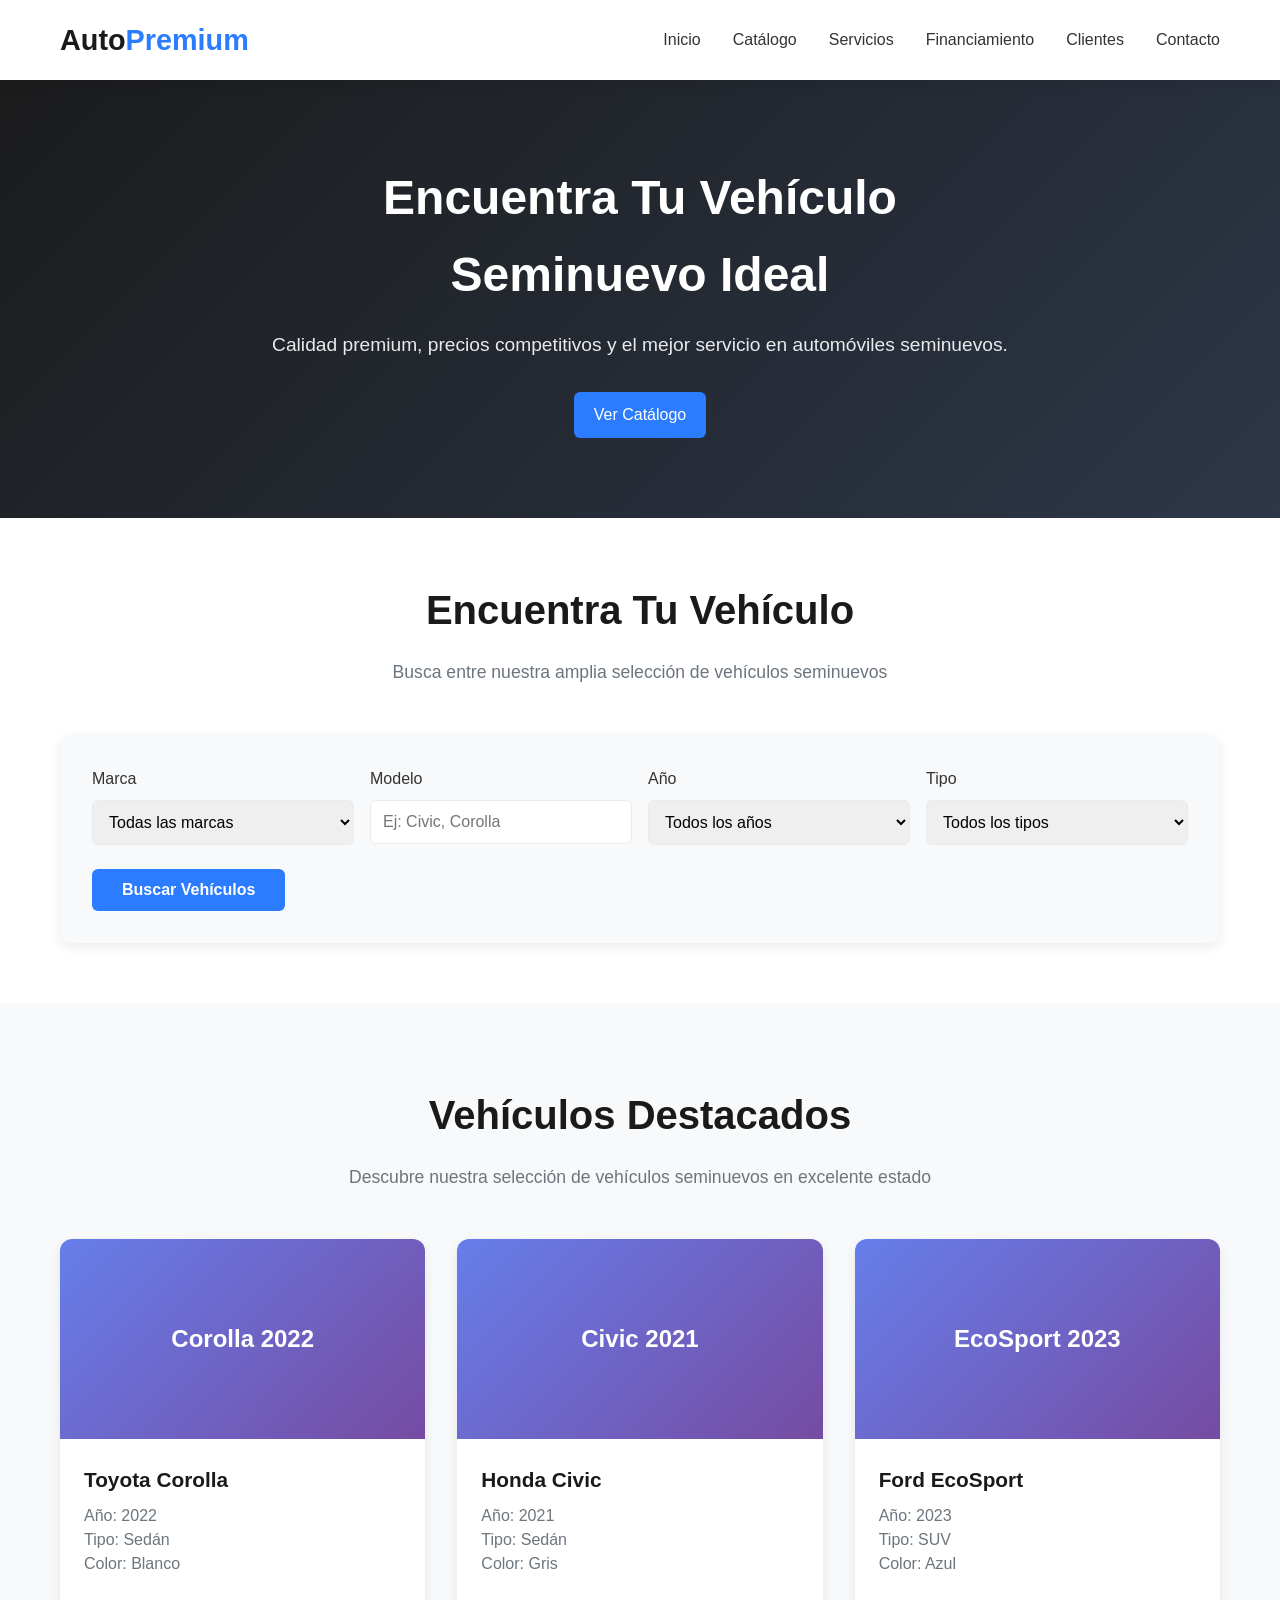
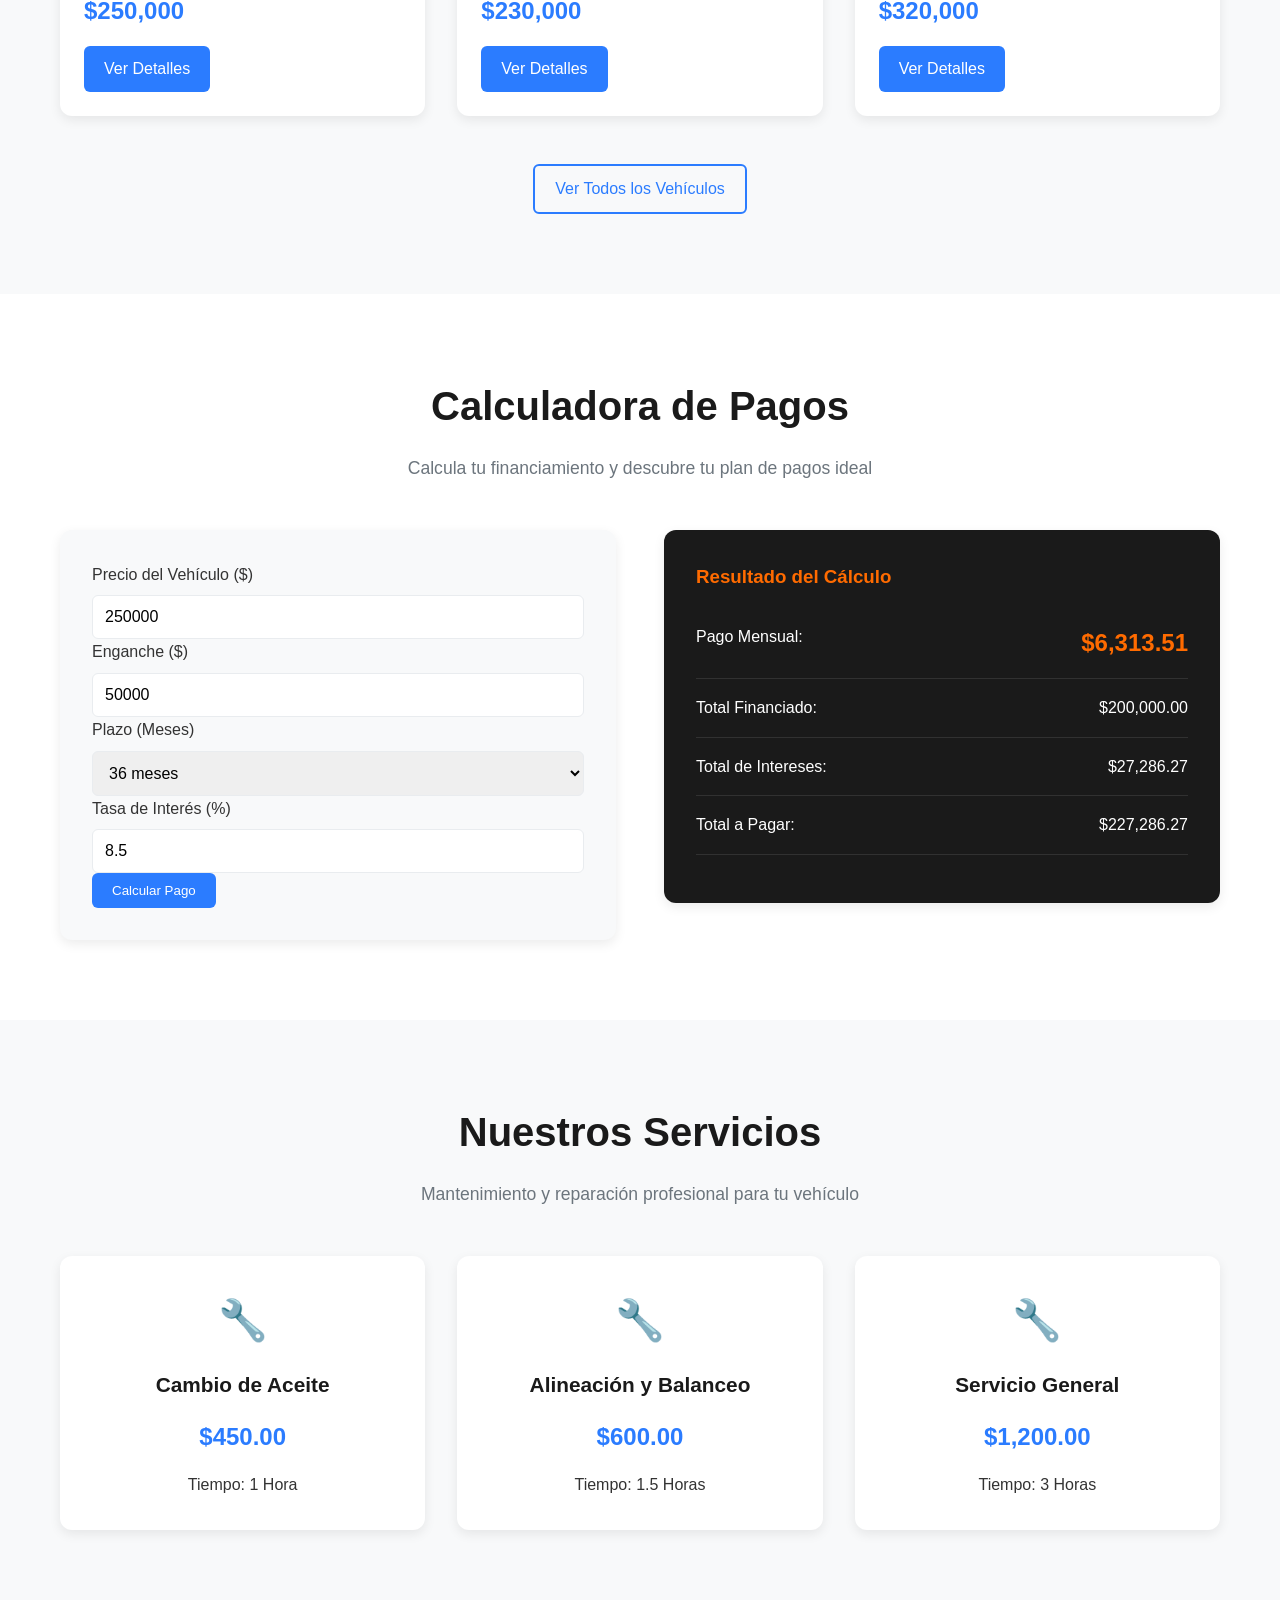
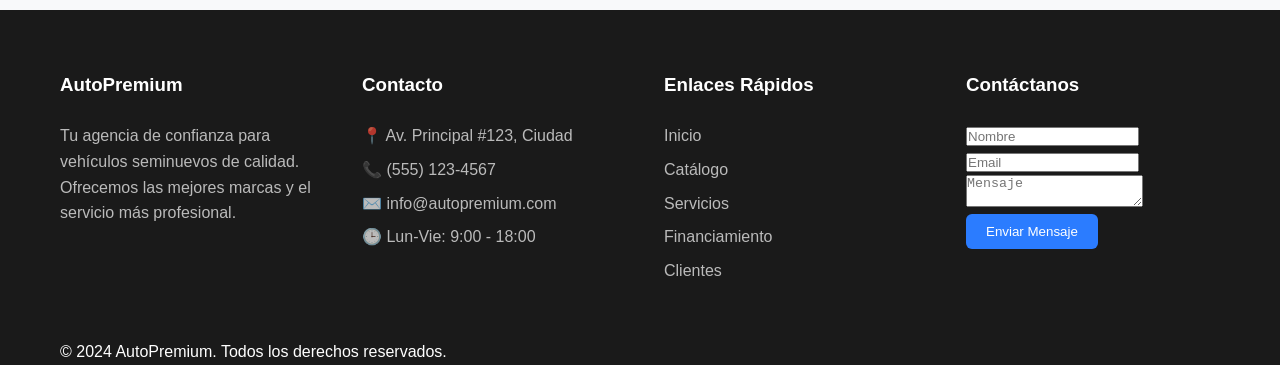
<file: index.html>
<!DOCTYPE html>
<html lang="es">
<head>
    <meta charset="utf-8">
    <meta name="viewport" content="width=device-width,initial-scale=1">
    <title>AutoPremium - Agencia de Vehículos Seminuevos</title>
    <meta name="description" content="AutoPremium: vehículos seminuevos de calidad, servicios de mantenimiento y calculadora de financiamiento.">
    <link rel="stylesheet" href="PF.css">
    <link rel="recursos" href="PF/*">
</head>

<body>
    <!-- Header -->
    <header class="header" role="banner">
        <div class="nav-container">
            <a href="index.html" class="logo">Auto<span>Premium</span></a>

            <nav role="navigation" aria-label="Menú principal">
                <ul class="nav-menu">
                    <li><a href="index.html">Inicio</a></li>
                    <li><a href="PF/vehiculos.html">Catálogo</a></li>
                    <li><a href="PF/servicios.html">Servicios</a></li>
                    <li><a href="financiamiento.html">Financiamiento</a></li>
                    <li><a href="clientes.html">Clientes</a></li>
                    <li><a href="#contacto">Contacto</a></li>
                </ul>
            </nav>
        </div>
    </header>

    <!-- Hero Section -->
    <main>
        <section class="hero" aria-labelledby="hero-title">
            <div class="hero-content">
                <h1 id="hero-title">Encuentra Tu Vehículo Seminuevo Ideal</h1>
                <p>Calidad premium, precios competitivos y el mejor servicio en automóviles seminuevos.</p>
                <a href="#catalogo" class="btn">Ver Catálogo</a>
            </div>
        </section>

        <!-- Search Section -->
        <section class="search-section" aria-labelledby="search-title">
            <div class="container">
                <div class="section-title">
                    <h2 id="search-title">Encuentra Tu Vehículo</h2>
                    <p>Busca entre nuestra amplia selección de vehículos seminuevos</p>
                </div>

                <form class="search-form" method="GET" action="#" aria-label="Formulario de búsqueda de vehículos">
                    <div class="form-grid">
                        <div class="form-group">
                            <label for="marca">Marca</label>
                            <select id="marca" name="marca">
                                <option value="">Todas las marcas</option>
                                <option value="Toyota">Toyota</option>
                                <option value="Honda">Honda</option>
                                <option value="Ford">Ford</option>
                                <option value="Chevrolet">Chevrolet</option>
                                <option value="Nissan">Nissan</option>
                            </select>
                        </div>

                        <div class="form-group">
                            <label for="modelo">Modelo</label>
                            <input type="text" id="modelo" name="modelo" placeholder="Ej: Civic, Corolla" />
                        </div>

                        <div class="form-group">
                            <label for="anio">Año</label>
                            <select id="anio" name="anio">
                                <option value="">Todos los años</option>
                                <option value="2024">2024</option>
                                <option value="2023">2023</option>
                                <option value="2022">2022</option>
                                <option value="2021">2021</option>
                            </select>
                        </div>

                        <div class="form-group">
                            <label for="tipo">Tipo</label>
                            <select id="tipo" name="tipo">
                                <option value="">Todos los tipos</option>
                                <option value="SUV">SUV</option>
                                <option value="Sedán">Sedán</option>
                                <option value="Pickup">Pickup</option>
                                <option value="Hatchback">Hatchback</option>
                            </select>
                        </div>
                    </div>

                    <button type="submit" class="search-btn">Buscar Vehículos</button>
                </form>
            </div>
        </section>

        <!-- Vehicles Section (datos estáticos de ejemplo) -->
        <section id="catalogo" class="vehicles-section" aria-labelledby="catalogo-title">
            <div class="container">
                <div class="section-title">
                    <h2 id="catalogo-title">Vehículos Destacados</h2>
                    <p>Descubre nuestra selección de vehículos seminuevos en excelente estado</p>
                </div>

                <div class="vehicles-grid">
                    <!-- Vehículo 1 -->
                    <article class="vehicle-card" aria-labelledby="veh1-title">
                        <div class="vehicle-image" role="img" aria-label="Imagen de Toyota Corolla 2022">
                            Corolla 2022
                        </div>
                        <div class="vehicle-info">
                            <h3 id="veh1-title" class="vehicle-title">Toyota Corolla</h3>
                            <div class="vehicle-details">
                                <p>Año: 2022</p>
                                <p>Tipo: Sedán</p>
                                <p>Color: Blanco</p>
                            </div>
                            <div class="vehicle-price">$250,000</div>
                            <a href="PF/vehiculos.html?id=1" class="btn">Ver Detalles</a>
                        </div>
                    </article>

                    <!-- Vehículo 2 -->
                    <article class="vehicle-card" aria-labelledby="veh2-title">
                        <div class="vehicle-image" role="img" aria-label="Imagen de Honda Civic 2021">
                            Civic 2021
                        </div>
                        <div class="vehicle-info">
                            <h3 id="veh2-title" class="vehicle-title">Honda Civic</h3>
                            <div class="vehicle-details">
                                <p>Año: 2021</p>
                                <p>Tipo: Sedán</p>
                                <p>Color: Gris</p>
                            </div>
                            <div class="vehicle-price">$230,000</div>
                            <a href="PF/vehiculos.html?id=2" class="btn">Ver Detalles</a>
                        </div>
                    </article>

                    <!-- Vehículo 3 -->
                    <article class="vehicle-card" aria-labelledby="veh3-title">
                        <div class="vehicle-image" role="img" aria-label="Imagen de Ford EcoSport 2023">
                            EcoSport 2023
                        </div>
                        <div class="vehicle-info">
                            <h3 id="veh3-title" class="vehicle-title">Ford EcoSport</h3>
                            <div class="vehicle-details">
                                <p>Año: 2023</p>
                                <p>Tipo: SUV</p>
                                <p>Color: Azul</p>
                            </div>
                            <div class="vehicle-price">$320,000</div>
                            <a href="PF/vehiculos.html?id=3" class="btn">Ver Detalles</a>
                        </div>
                    </article>
                </div>

                <div style="text-align: center; margin-top: 3rem;">
                    <a href="PF/vehiculos.html" class="btn btn-outline">Ver Todos los Vehículos</a>
                </div>
            </div>
        </section>

         
        <section class="calculator-section" aria-labelledby="calc-title">
            <div class="container">
                <div class="section-title">
                    <h2 id="calc-title">Calculadora de Pagos</h2>
                    <p>Calcula tu financiamiento y descubre tu plan de pagos ideal</p>
                </div>

                <div class="calculator-container">
                    <div class="calculator-form">
                        <form id="payment-calculator" aria-label="Calculadora de pagos">
                            <div class="form-group">
                                <label for="precio">Precio del Vehículo ($)</label>
                                <input type="number" id="precio" name="precio" value="250000" min="0" step="1000" />
                            </div>

                            <div class="form-group">
                                <label for="enganche">Enganche ($)</label>
                                <input type="number" id="enganche" name="enganche" value="50000" min="0" step="1000" />
                            </div>

                            <div class="form-group">
                                <label for="plazo">Plazo (Meses)</label>
                                <select id="plazo" name="plazo">
                                    <option value="12">12 meses</option>
                                    <option value="24">24 meses</option>
                                    <option value="36" selected>36 meses</option>
                                    <option value="48">48 meses</option>
                                    <option value="60">60 meses</option>
                                </select>
                            </div>

                            <div class="form-group">
                                <label for="tasa">Tasa de Interés (%)</label>
                                <input type="number" id="tasa" name="tasa" value="8.5" min="0" step="0.1" />
                            </div>

                            <button type="button" class="btn" id="calculate-btn">Calcular Pago</button>
                        </form>
                    </div>

                    <aside class="calculator-result" aria-labelledby="resultado-title">
                        <h3 id="resultado-title" style="margin-bottom: 2rem; color: var(--accent);">Resultado del Cálculo</h3>

                        <div class="result-item">
                            <span>Pago Mensual:</span>
                            <span id="monthly-payment" class="result-total" aria-live="polite">$0.00</span>
                        </div>

                        <div class="result-item">
                            <span>Total Financiado:</span>
                            <span id="total-financed">$0.00</span>
                        </div>

                        <div class="result-item">
                            <span>Total de Intereses:</span>
                            <span id="total-interest">$0.00</span>
                        </div>

                        <div class="result-item">
                            <span>Total a Pagar:</span>
                            <span id="total-payment">$0.00</span>
                        </div>
                    </aside>
                </div>
            </div>
        </section>

        <!--Services Section (datos estáticos de ejemplo)-->

        <section class="services-section" aria-labelledby="services-title">
            <div class="container">
                <div class="section-title">
                    <h2 id="services-title">Nuestros Servicios</h2>
                    <p>Mantenimiento y reparación profesional para tu vehículo</p>
                </div>

                <div class="services-grid">
                    <article class="service-card" aria-labelledby="s1-title">
                        <div class="service-icon" aria-hidden="true">🔧</div>
                        <h3 id="s1-title" class="service-title">Cambio de Aceite</h3>
                        <div class="service-price">$450.00</div>
                        <p>Tiempo: 1 Hora</p>
                    </article>

                    <article class="service-card" aria-labelledby="s2-title">
                        <div class="service-icon" aria-hidden="true">🔧</div>
                        <h3 id="s2-title" class="service-title">Alineación y Balanceo</h3>
                        <div class="service-price">$600.00</div>
                        <p>Tiempo: 1.5 Horas</p>
                    </article>

                    <article class="service-card" aria-labelledby="s3-title">
                        <div class="service-icon" aria-hidden="true">🔧</div>
                        <h3 id="s3-title" class="service-title">Servicio General</h3>
                        <div class="service-price">$1,200.00</div>
                        <p>Tiempo: 3 Horas</p>
                    </article>
                </div>
            </div>
        </section>
    </main>

    <!-- Footer -->
    <footer class="footer" id="contacto" role="contentinfo">
        <div class="container">
            <div class="footer-content">
                <div class="footer-section">
                    <h3>AutoPremium</h3>
                    <p>Tu agencia de confianza para vehículos seminuevos de calidad. Ofrecemos las mejores marcas y el servicio más profesional.</p>
                </div>

                <div class="footer-section">
                    <h3>Contacto</h3>
                    <p>📍 Av. Principal #123, Ciudad</p>
                    <p>📞 (555) 123-4567</p>
                    <p>✉️ info@autopremium.com</p>
                    <p>🕒 Lun-Vie: 9:00 - 18:00</p>
                </div>

                <div class="footer-section">
                    <h3>Enlaces Rápidos</h3>
                    <a href="index.html">Inicio</a>
                    <a href="PF/vehiculos.html">Catálogo</a>
                    <a href="PF/servicios.html">Servicios</a>
                    <a href="financiamiento.html">Financiamiento</a>
                    <a href="clientes.html">Clientes</a>
                </div>

                <div class="footer-section">
                    <h3>Contáctanos</h3>
                    <form class="contact-form" action="#" method="post">
                        <input type="text" placeholder="Nombre" name="nombre" required>
                        <input type="email" placeholder="Email" name="email" required>
                        <textarea placeholder="Mensaje" name="mensaje" required></textarea>
                        <button type="submit" class="btn">Enviar Mensaje</button>
                    </form>
                </div>
            </div>

            <div class="footer-bottom">
                <p>&copy; 2024 AutoPremium. Todos los derechos reservados.</p>
            </div>
        </div>
    </footer> 
    
    <script>
        // Calculadora de financiamiento (idéntica a la anterior, pero sin dependencias PHP)
        (function () {
            function formatCurrency(num) {
                return '$' + Number(num).toLocaleString('es-MX', { minimumFractionDigits: 2, maximumFractionDigits: 2 });
            }

            function calculatePayment() {
                const precio = parseFloat(document.getElementById('precio').value) || 0;
                const enganche = parseFloat(document.getElementById('enganche').value) || 0;
                const plazo = parseInt(document.getElementById('plazo').value, 10) || 1;
                const tasaAnual = parseFloat(document.getElementById('tasa').value) || 0;

                const totalFinanciado = Math.max(0, precio - enganche);
                const tasaMensual = (tasaAnual / 100) / 12;

                // Si la tasa es 0, evitar división por cero
                let pagoMensual;
                if (tasaMensual === 0) {
                    pagoMensual = totalFinanciado / plazo;
                } else {
                    pagoMensual = (totalFinanciado * tasaMensual) / (1 - Math.pow(1 + tasaMensual, -plazo));
                }

                const totalPagar = pagoMensual * plazo;
                const totalIntereses = totalPagar - totalFinanciado;

                document.getElementById('monthly-payment').textContent = formatCurrency(pagoMensual);
                document.getElementById('total-financed').textContent = formatCurrency(totalFinanciado);
                document.getElementById('total-interest').textContent = formatCurrency(totalIntereses);
                document.getElementById('total-payment').textContent = formatCurrency(totalPagar);
            }

            document.addEventListener('DOMContentLoaded', function () {
                // Calcular al cargar
                calculatePayment();

                // Botón de calcular
                document.getElementById('calculate-btn').addEventListener('click', calculatePayment);

                // Recalcular si cambian inputs principales
                ['precio', 'enganche', 'plazo', 'tasa'].forEach(function (id) {
                    const el = document.getElementById(id);
                    if (el) el.addEventListener('change', calculatePayment);
                });
            });
        })();
    </script>
</body>
</html>
</file>
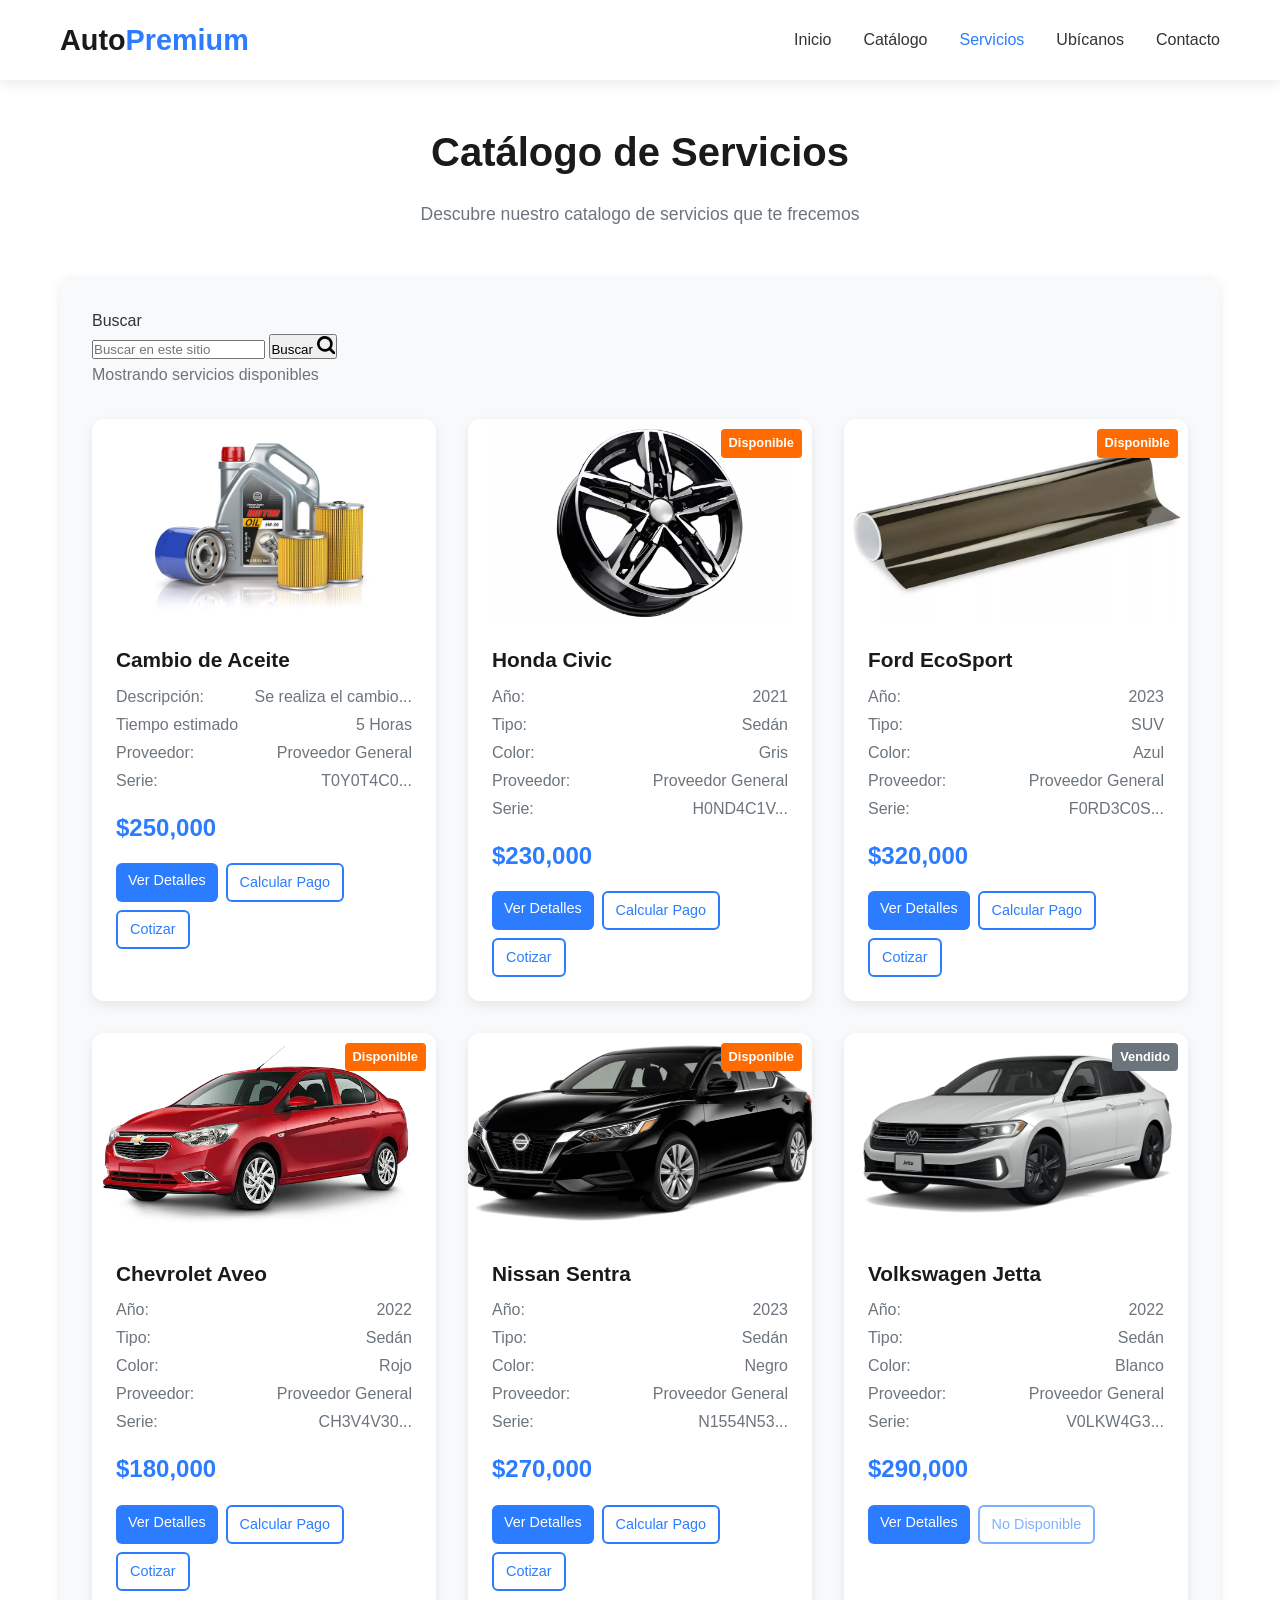
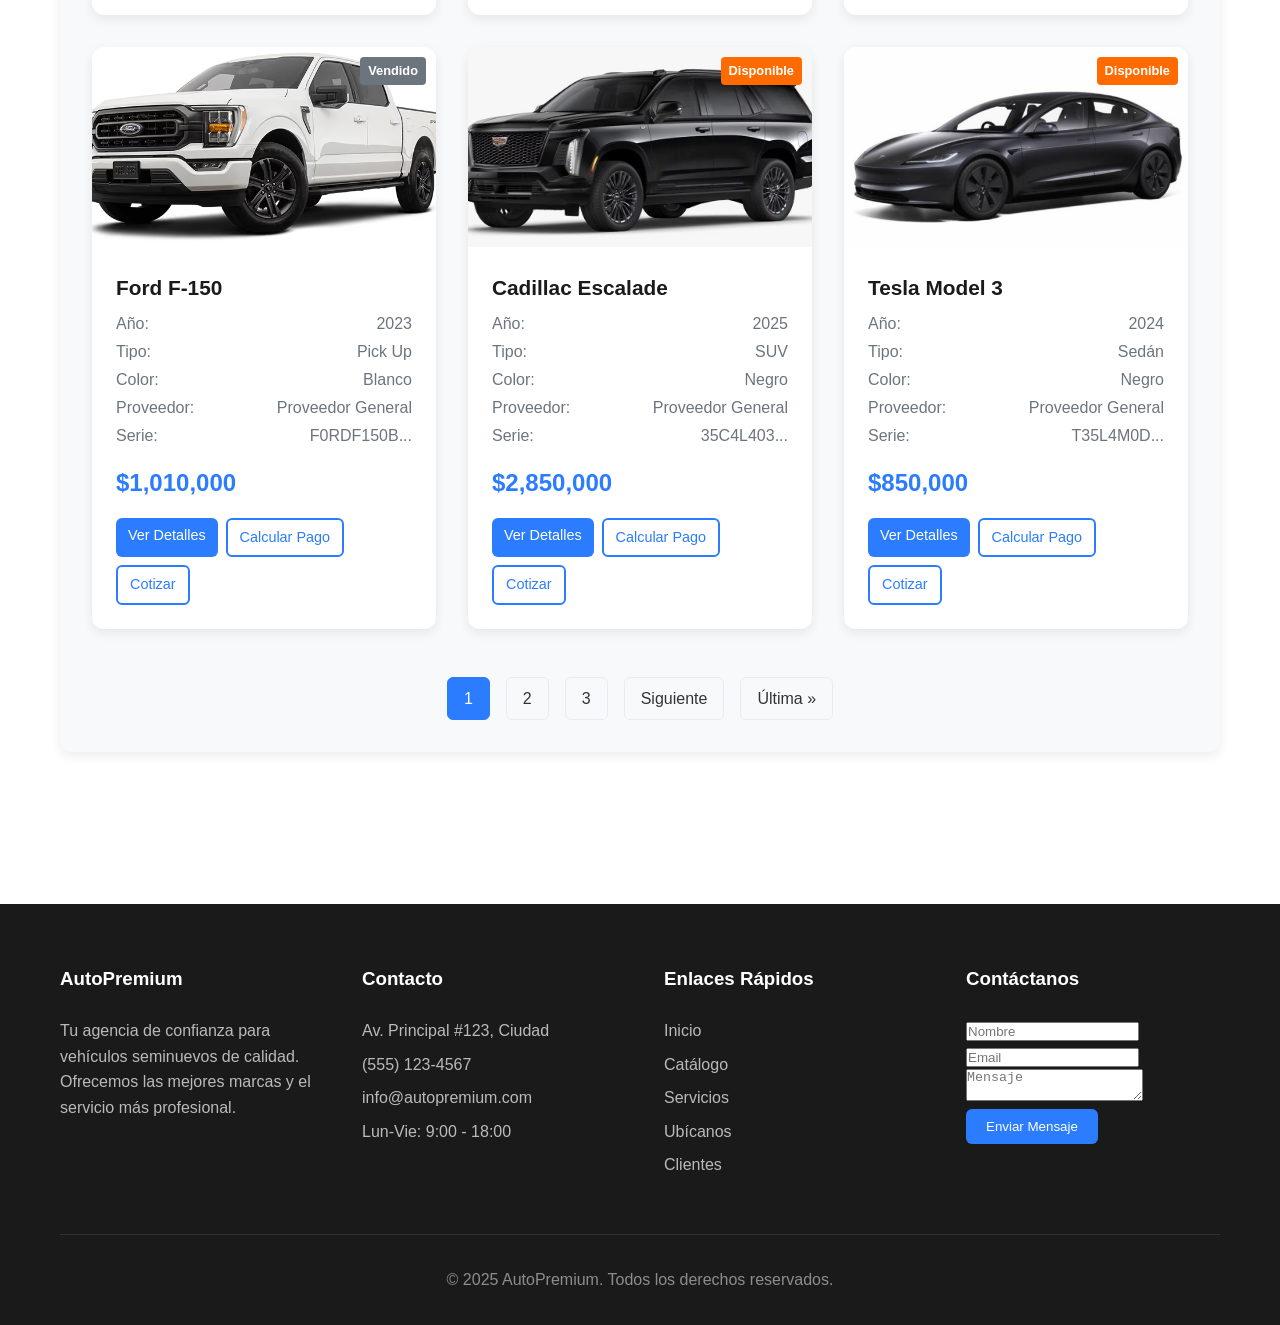
<file: PF/servicios.html>
<!DOCTYPE html>
<html lang="es">
<head>
    <meta charset="UTF-8">
    <meta name="viewport" content="width=device-width, initial-scale=1.0">
    <title>Catálogo de Servicios - AutoPremium</title>
    <link rel="stylesheet" href="servicios.css">
</head>
<body>
    <!-- Header -->
    <header class="encabezado">
        <div class="contenedor-navegacion">
            <a href="index.html" class="logo">Auto<span>Premium</span></a>
            <nav>
                <ul class="menu-navegacion">
                    <li><a href="index.html">Inicio</a></li>
                    <li><a href="vehiculos.html" >Catálogo</a></li>
                    <li><a href="servicios.html" style="color: var(--primario);">Servicios</a></li>
                    <li><a href="ubicanos.html">Ubícanos</a></li>
                    <li><a href="index.html#contacto">Contacto</a></li>
                </ul>
            </nav>
        </div>
    </header>

    <!-- Main Content -->
    <main class="contenido-principal">
        <div class="contenedor">
            <!-- Page Header -->
            <div class="encabezado-pagina">
                <h1>Catálogo de Servicios</h1>
                <p>Descubre nuestro catalogo de servicios que te frecemos</p>
            </div>

            <!-- Filtros Section -->
            <section class="seccion-filtros">
                <form method="GET" action="#">
                    <div class="busqueda-container "></div>
              
                    <label class="block sr-only undefined" for="searchbar-2">Buscar</label>
<!-- /label -->
                    <div class="relative">
                    <input class="c-input block border-black rounded font-semibold placeholder-neutral-dark focus:border-black focus:shadow-outline-focus-input focus:ring-4 focus:ring-warning-base disabled:bg-neutral-light disabled:border-neutral-base pr-12 w-full" id="searchbar-2" name="searchbar-2" type="search" placeholder="Buscar en este sitio">
                    <button type="submit" class="absolute top-0 right-0 m-sm p-0.5 text-primary-base hover:text-primary-dark focus:bg-warning-base focus:outline-none focus:shadow-outline-focus">
                    <span class="sr-only">Buscar</span>
                    <svg  viewBox="0 0 24 24" width="1.375em" height="1.375em" aria-hidden="true">
                    <path d="M23.498 23.487a1.713 1.713 0 000-2.421l-4.572-4.575a.43.43 0 01-.062-.539 10.283 10.283 0 10-2.911 2.911.43.43 0 01.539.055l4.574 4.574a1.712 1.712 0 002.433-.005zM3.451 10.289a6.85 6.85 0 116.85 6.85 6.85 6.85 0 01-6.85-6.85z" fill="currentColor" />
                    </svg>
                    </button>
                    </div>
<!-- /searchbar -->
                   <!-- <div class="cuadricula-filtros">

                        <div class="grupo-formulario">
                            <select id="tipo" name="tipo">
                            <label for="tipo">Tipo</label>
                                <option value="Tipo">Tipo</option>
                                <option value="Cambio-de-aceite">Cambio de aceite</option>
                                <option value="Instalacion-peliculas">Instalacion de peliculas</option>
                                <option value="Cambio-de-balatas">Cambio de balatas</option>
                            </select>
                        </div>

                        <div class="grupo-formulario">
                            <label for="costo">Costo</label>
                            <select id="costo" name="costo">
                                <option value="Precio">Precio</option>
                                <option value="$500">$500</option>
                                <option value="$1,000">1,000</option>
                                <option value="$3,000">3,000</option>
                                <option value="+$5,000">5,000</option>
                            </select>
                        </div>


                        <div class="grupo-formulario">
                                <label for="color">Color</label>
                            <select id="color" name="color">
                                <option value="">Todos los colores</option>
                                <option value="Blanco">Blanco</option>
                                <option value="Negro">Negro</option>
                                <option value="Gris">Gris</option>
                                <option value="Azul">Azul</option>
                                <option value="Rojo">Rojo</option>
                            </select>
                        </div>

                    </div>

                    <div class="acciones-filtros">
                        <div>
                            <button type="submit" class="boton">Aplicar Filtros</button>
                            <a href="servicio.html" class="boton boton-secundario">Limpiar Filtros</a>
                        </div>
                        <div class="grupo-formulario">
                            <label for="orden">Ordenar por:</label>
                            <select id="orden" name="orden">
                                <option value="ano_desc">Más Nuevos</option>
                                <option value="ano_asc">Más Antiguos</option>
                                <option value="precio_asc">Precio: Menor a Mayor</option>
                                <option value="precio_desc">Precio: Mayor a Menor</option>
                                <option value="modelo_asc">Modelo A-Z</option>
                                <option value="modelo_desc">Modelo Z-A</option>
                            </select>
                        </div>
                    </div>
                </form>
            </section>

            <!-- Results Header -->
            <div class="encabezado-resultados">
                <div class="contador-resultados">
                    Mostrando servicios disponibles
                </div>
            </div>

            <!-- Vehicles Grid -->
            <div class="cuadricula-servicio">
                <!-- Vehículo 1 -->
                <div class="tarjeta-servicio">
                    <div class="imagen-servicio1">
                        Cambio de Aceite
                    </div>
                    <div class="info-servicio">
                        <h3 class="titulo-servicio">Cambio de Aceite</h3>
                        <div class="detalles-servicio">
                            <div class="detalle-servicio">
                                <span>Descripción:</span>
                                <span>Se realiza el cambio...</span>
                            </div>
                            <div class="detalle-servicio">
                                <span>Tiempo estimado</span>
                                <span>5 Horas</span>
                            </div>
                            <div class="detalle-servicio">
                                <span>Proveedor:</span>
                                <span>Proveedor General</span>
                            </div>
                            <div class="detalle-servicio">
                                <span>Serie:</span>
                                <span>T0Y0T4C0...</span>
                            </div>
                        </div>
                        <div class="precio-servicio">$250,000</div>
                        <div class="acciones-servicio">
                            <a href="ver_servicio.html?id=1" class="boton boton-pequeno">Ver Detalles</a>
                            <a href="financiamiento.html" class="boton boton-pequeno boton-secundario">Calcular Pago</a>
                            <a href="#contacto" class="boton boton-pequeno boton-secundario">Cotizar</a>
                        </div>
                    </div>
                </div>

                <!-- Vehículo 2 -->
                <div class="tarjeta-servicio">
                    <div class="imagen-servicio2">
                        Honda Civic
                        <div class="badge-servicio disponible">
                            Disponible
                        </div>
                    </div>
                    <div class="info-servicio">
                        <h3 class="titulo-servicio">Honda Civic</h3>
                        <div class="detalles-servicio">
                            <div class="detalle-servicio">
                                <span>Año:</span>
                                <span>2021</span>
                            </div>
                            <div class="detalle-servicio">
                                <span>Tipo:</span>
                                <span>Sedán</span>
                            </div>
                            <div class="detalle-servicio">
                                <span>Color:</span>
                                <span>Gris</span>
                            </div>
                            <div class="detalle-servicio">
                                <span>Proveedor:</span>
                                <span>Proveedor General</span>
                            </div>
                            <div class="detalle-servicio">
                                <span>Serie:</span>
                                <span>H0ND4C1V...</span>
                            </div>
                        </div>
                        <div class="precio-servicio">$230,000</div>
                        <div class="acciones-servicio">
                            <a href="ver_servicio.html?id=2" class="boton boton-pequeno">Ver Detalles</a>
                            <a href="financiamiento.html" class="boton boton-pequeno boton-secundario">Calcular Pago</a>
                            <a href="#contacto" class="boton boton-pequeno boton-secundario">Cotizar</a>
                        </div>
                    </div>
                </div>

                <!-- Vehículo 3 -->
                <div class="tarjeta-servicio">
                    <div class="imagen-servicio3">
                        Ford EcoSport
                        <div class="badge-servicio disponible">
                            Disponible
                        </div>
                    </div>
                    <div class="info-servicio">
                        <h3 class="titulo-servicio">Ford EcoSport</h3>
                        <div class="detalles-servicio">
                            <div class="detalle-servicio">
                                <span>Año:</span>
                                <span>2023</span>
                            </div>
                            <div class="detalle-servicio">
                                <span>Tipo:</span>
                                <span>SUV</span>
                            </div>
                            <div class="detalle-servicio">
                                <span>Color:</span>
                                <span>Azul</span>
                            </div>
                            <div class="detalle-servicio">
                                <span>Proveedor:</span>
                                <span>Proveedor General</span>
                            </div>
                            <div class="detalle-servicio">
                                <span>Serie:</span>
                                <span>F0RD3C0S...</span>
                            </div>
                        </div>
                        <div class="precio-servicio">$320,000</div>
                        <div class="acciones-servicio">
                            <a href="ver_servicio.html?id=3" class="boton boton-pequeno">Ver Detalles</a>
                            <a href="financiamiento.html" class="boton boton-pequeno boton-secundario">Calcular Pago</a>
                            <a href="#contacto" class="boton boton-pequeno boton-secundario">Cotizar</a>
                        </div>
                    </div>
                </div>

                <!-- Vehículo 4 -->
                <div class="tarjeta-servicio">
                    <div class="imagen-servicio4">
                        Chevrolet Aveo
                        <div class="badge-servicio disponible">
                            Disponible
                        </div>
                    </div>
                    <div class="info-servicio">
                        <h3 class="titulo-servicio">Chevrolet Aveo</h3>
                        <div class="detalles-servicio">
                            <div class="detalle-servicio">
                                <span>Año:</span>
                                <span>2022</span>
                            </div>
                            <div class="detalle-servicio">
                                <span>Tipo:</span>
                                <span>Sedán</span>
                            </div>
                            <div class="detalle-servicio">
                                <span>Color:</span>
                                <span>Rojo</span>
                            </div>
                            <div class="detalle-servicio">
                                <span>Proveedor:</span>
                                <span>Proveedor General</span>
                            </div>
                            <div class="detalle-servicio">
                                <span>Serie:</span>
                                <span>CH3V4V30...</span>
                            </div>
                        </div>
                        <div class="precio-servicio">$180,000</div>
                        <div class="acciones-servicio">
                            <a href="ver_servicio.html?id=4" class="boton boton-pequeno">Ver Detalles</a>
                            <a href="financiamiento.html" class="boton boton-pequeno boton-secundario">Calcular Pago</a>
                            <a href="#contacto" class="boton boton-pequeno boton-secundario">Cotizar</a>
                        </div>
                    </div>
                 </div>

                <!-- Vehículo 5 -->
                <div class="tarjeta-servicio">
                    <div class="imagen-servicio5">
                        Nissan Sentra
                        <div class="badge-servicio disponible">
                            Disponible
                        </div>
                    </div>
                    <div class="info-servicio">
                        <h3 class="titulo-servicio">Nissan Sentra</h3>
                        <div class="detalles-servicio">
                            <div class="detalle-servicio">
                                <span>Año:</span>
                                <span>2023</span>
                            </div>
                            <div class="detalle-servicio">
                                <span>Tipo:</span>
                                <span>Sedán</span>
                            </div>
                            <div class="detalle-servicio">
                                <span>Color:</span>
                                <span>Negro</span>
                            </div>
                            <div class="detalle-servicio">
                                <span>Proveedor:</span>
                                <span>Proveedor General</span>
                            </div>
                            <div class="detalle-servicio">
                                <span>Serie:</span>
                                <span>N1554N53...</span>
                            </div>
                        </div>
                        <div class="precio-servicio">$270,000</div>
                        <div class="acciones-servicio">
                            <a href="ver_servicio.html?id=5" class="boton boton-pequeno">Ver Detalles</a>
                            <a href="financiamiento.html" class="boton boton-pequeno boton-secundario">Calcular Pago</a>
                            <a href="#contacto" class="boton boton-pequeno boton-secundario">Cotizar</a>
                        </div>
                    </div>
                </div>

                <!-- Vehículo 6 -->
                <div class="tarjeta-servicio">
                    <div class="imagen-servicio6">
                        Volkswagen Jetta
                        <div class="badge-servicio vendido">
                            Vendido
                        </div>
                    </div>
                    <div class="info-servicio">
                        <h3 class="titulo-servicio">Volkswagen Jetta</h3>
                        <div class="detalles-servicio">
                            <div class="detalle-servicio">
                                <span>Año:</span>
                                <span>2022</span>
                            </div>
                            <div class="detalle-servicio">
                                <span>Tipo:</span>
                                <span>Sedán</span>
                            </div>
                            <div class="detalle-servicio">
                                <span>Color:</span>
                                <span>Blanco</span>
                            </div>
                            <div class="detalle-servicio">
                                <span>Proveedor:</span>
                                <span>Proveedor General</span>
                            </div>
                            <div class="detalle-servicio">
                                <span>Serie:</span>
                                <span>V0LKW4G3...</span>
                            </div>
                        </div>
                        <div class="precio-servicio">$290,000</div>
                        <div class="acciones-servicio">
                            <a href="ver_servicio.html?id=6" class="boton boton-pequeno">Ver Detalles</a>
                            <span class="boton boton-pequeno boton-secundario" style="opacity: 0.6; cursor: not-allowed;">No Disponible</span>
                        </div>
                    </div>
                 </div>


                <!-- Vehículo 7-->
                <div class="tarjeta-servicio">
                    <div class="imagen-servicio7">
                        Ford F-150
                        <div class="badge-servicio vendido">
                            Vendido
                        </div>
                    </div>
                    <div class="info-servicio">
                        <h3 class="titulo-servicio">Ford F-150</h3>
                        <div class="detalles-servicio">
                            <div class="detalle-servicio">
                                <span>Año:</span>
                                <span>2023</span>
                            </div>
                            <div class="detalle-servicio">
                                <span>Tipo:</span>
                                <span>Pick Up</span>
                            </div>
                            <div class="detalle-servicio">
                                <span>Color:</span>
                                <span>Blanco</span>
                            </div>
                            <div class="detalle-servicio">
                                <span>Proveedor:</span>
                                <span>Proveedor General</span>
                            </div>
                            <div class="detalle-servicio">
                                <span>Serie:</span>
                                <span>F0RDF150B...</span>
                            </div>
                        </div>
                        <div class="precio-servicio">$1,010,000</div>
                        <div class="acciones-servicio">
                            <a href="ver_servicio.html?id=5" class="boton boton-pequeno">Ver Detalles</a>
                            <a href="financiamiento.html" class="boton boton-pequeno boton-secundario">Calcular Pago</a>
                            <a href="#contacto" class="boton boton-pequeno boton-secundario">Cotizar</a>
                        </div>
                    </div>
                </div>

                    <!-- Vehículo 8-->
                <div class="tarjeta-servicio">
                    <div class="imagen-servicio8">
                        Cadillac Escalade 
                        <div class="badge-servicio disponible">
                            Disponible
                        </div>
                    </div>
                    <div class="info-servicio">
                        <h3 class="titulo-servicio">Cadillac Escalade</h3>
                        <div class="detalles-servicio">
                            <div class="detalle-servicio">
                                <span>Año:</span>
                                <span>2025</span>
                            </div>
                            <div class="detalle-servicio">
                                <span>Tipo:</span>
                                <span>SUV</span>
                            </div>
                            <div class="detalle-servicio">
                                <span>Color:</span>
                                <span>Negro</span>
                            </div>
                            <div class="detalle-servicio">
                                <span>Proveedor:</span>
                                <span>Proveedor General</span>
                            </div>
                            <div class="detalle-servicio">
                                <span>Serie:</span>
                                <span>35C4L403...</span>
                            </div>
                        </div>
                        <div class="precio-servicio">$2,850,000</div>
                        <div class="acciones-servicio">
                            <a href="ver_servicio.html?id=5" class="boton boton-pequeno">Ver Detalles</a>
                            <a href="financiamiento.html" class="boton boton-pequeno boton-secundario">Calcular Pago</a>
                            <a href="#contacto" class="boton boton-pequeno boton-secundario">Cotizar</a>
                        </div>
                    </div>
                </div>

                    <!-- Vehículo 9-->
                <div class="tarjeta-servicio">
                    <div class="imagen-servicio9">
                        Tesla Model 3
                        <div class="badge-servicio disponible">
                            Disponible
                        </div>
                    </div>
                    <div class="info-servicio">
                        <h3 class="titulo-servicio">Tesla Model 3</h3>
                        <div class="detalles-servicio">
                            <div class="detalle-servicio">
                                <span>Año:</span>
                                <span>2024</span>
                            </div>
                            <div class="detalle-servicio">
                                <span>Tipo:</span>
                                <span>Sedán</span>
                            </div>
                            <div class="detalle-servicio">
                                <span>Color:</span>
                                <span>Negro</span>
                            </div>
                            <div class="detalle-servicio">
                                <span>Proveedor:</span>
                                <span>Proveedor General</span>
                            </div>
                            <div class="detalle-servicio">
                                <span>Serie:</span>
                                <span>T35L4M0D...</span>
                            </div>
                        </div>
                        <div class="precio-servicio">$850,000</div>
                        <div class="acciones-servicio">
                            <a href="ver_servicio.html?id=5" class="boton boton-pequeno">Ver Detalles</a>
                            <a href="financiamiento.html" class="boton boton-pequeno boton-secundario">Calcular Pago</a>
                            <a href="#contacto" class="boton boton-pequeno boton-secundario">Cotizar</a>
                        </div>
                    </div>
                </div>
            </div>

            <!-- Pagination -->
            <div class="paginacion">
                <span class="actual">1</span>
                <a href="servicio.html?pagina=2">2</a>
                <a href="servicios.html?pagina=3">3</a>
                <a href="servicios.html?pagina=2">Siguiente</a>
                <a href="servicios.html?pagina=3">Última »</a>
            </div>
        </div>
    </main>

    <!-- Footer -->
            <footer class="pie-pagina" id="contacto">
                <div class="contenedor">
                    <div class="contenido-pie">
                        <div class="seccion-pie">
                            <h3>AutoPremium</h3>
                            <p>Tu agencia de confianza para vehículos seminuevos de calidad. Ofrecemos las mejores marcas y el servicio más profesional.</p>
                        </div>
                        <div class="seccion-pie">
                            <h3>Contacto</h3>
                            <p>Av. Principal #123, Ciudad</p>
                            <p>(555) 123-4567</p>
                            <p>info@autopremium.com</p>
                            <p>Lun-Vie: 9:00 - 18:00</p>
                        </div>
                        <div class="seccion-pie">
                            <h3>Enlaces Rápidos</h3>
                            <a href="index.html">Inicio</a>
                            <a href="servicio.html">Catálogo</a>
                            <a href="servicios.html">Servicios</a>
                            <a href="ubicanos.html">Ubícanos</a>
                            <a href="clientes.html">Clientes</a>
                        </div>
                        <div class="seccion-pie">
                            <h3>Contáctanos</h3>
                            <form class="formulario-contacto">
                                <input type="text" placeholder="Nombre" required>
                                <input type="email" placeholder="Email" required>
                                <textarea placeholder="Mensaje" required></textarea>
                                <button type="submit" class="boton">Enviar Mensaje</button>
                            </form>
                        </div>
                    </div>
                    <div class="pie-inferior">
                        <p>&copy; 2025 AutoPremium. Todos los derechos reservados.</p>
                    </div>
                </div>
            </footer>
        </body>
        </html>
</file>
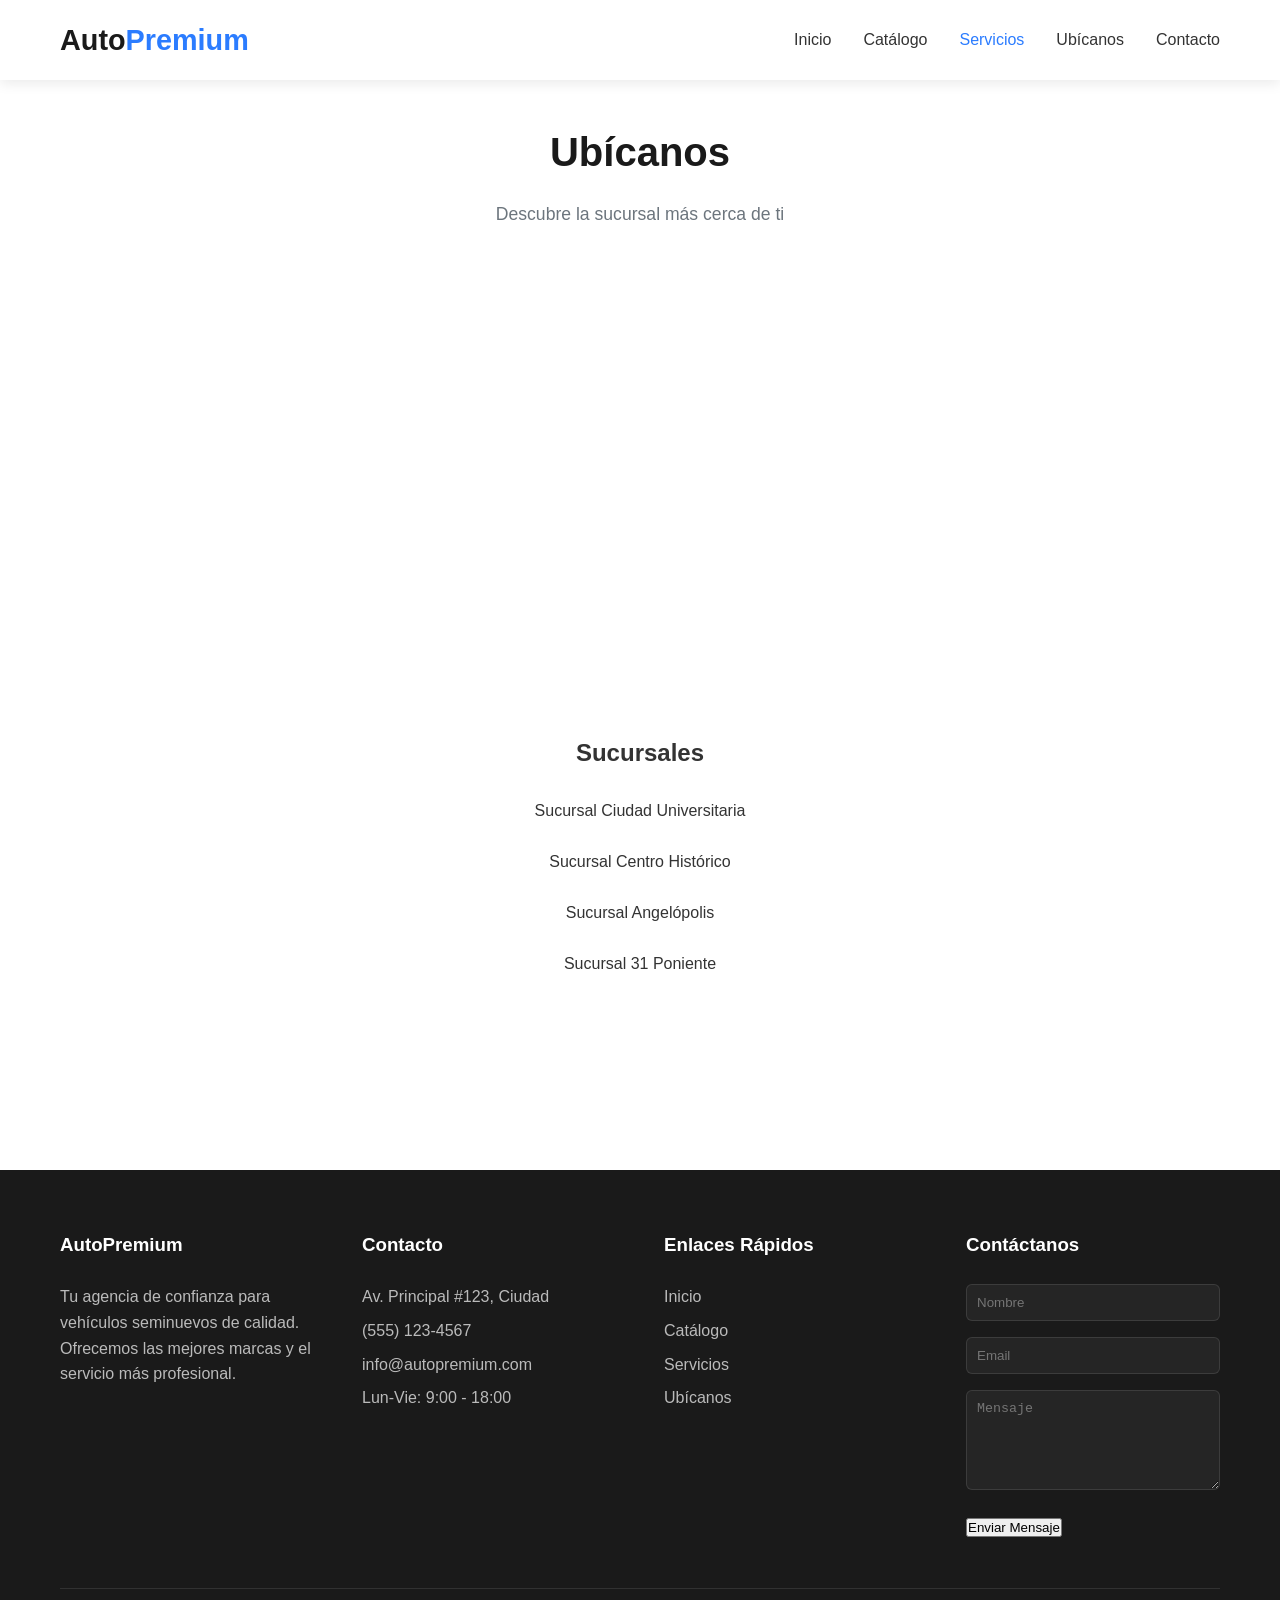
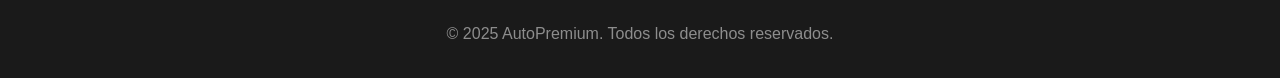
<file: PF/ubicanos.html>
<!DOCTYPE html>
<html lang="es">
<head>
    <meta charset="UTF-8">
    <meta name="viewport" content="width=device-width, initial-scale=1.0">
    <title>ubicanos - AutoPremium</title>
    <link rel="stylesheet" href="ubicanos.css">
</head>
<body>
    <!-- Header -->
    <header class="encabezado">
        <div class="contenedor-navegacion">
            <a href="index.html" class="logo">Auto<span>Premium</span></a>
            <nav>
                <ul class="menu-navegacion">
                    <li><a href="index.html">Inicio</a></li>
                    <li><a href="vehiculos.html" >Catálogo</a></li>
                    <li><a href="servicios.html" style="color: var(--primario);">Servicios</a></li>
                    <li><a href="ubicanos.html">Ubícanos</a></li>
                    <li><a href="index.html#contacto">Contacto</a></li>
                </ul>
            </nav>
        </div>
    </header>

 <!-- Main Content -->
    <main class="contenido-principal">
        <div class="contenedor">
            <!-- Page Header -->
            <div class="encabezado-pagina">
                <h1>Ubícanos</h1>
                <p>Descubre la sucursal más cerca de ti</p>
            </div>

        </div>
        <div>
        <iframe src="https://www.google.com/maps/embed?pb=!1m16!1m12!1m3!1d60343.09884160503!2d-98.19217277918881!3d19.044220814557693!2m3!1f0!2f0!3f0!3m2!1i1024!2i768!4f13.1!2m1!1sBUAP!5e0!3m2!1ses-419!2smx!4v1764207011777!5m2!1ses-419!2smx" width="1000" height="450" style="border:0;" allowfullscreen="" loading="fast" referrerpolicy="no-referrer-when-downgrade"></iframe>
        
        <h2>Sucursales</h2><br>
        <a>Sucursal Ciudad Universitaria</a><br><br>
        <a>Sucursal Centro Histórico</a><br><br>
        <a>Sucursal Angelópolis</a><br><br>
        <a>Sucursal 31 Poniente</a><br><br>
        </div>
    </main>

<footer class="pie-pagina" id="contacto">
        <div class="contenedor">
            <div class="contenido-pie">
                <div class="seccion-pie">
                    <h3>AutoPremium</h3>
                    <p>Tu agencia de confianza para vehículos seminuevos de calidad. Ofrecemos las mejores marcas y el servicio más profesional.</p>
                </div>
                <div class="seccion-pie">
                    <h3>Contacto</h3>
                    <p>Av. Principal #123, Ciudad</p>
                    <p>(555) 123-4567</p>
                    <p>info@autopremium.com</p>
                    <p>Lun-Vie: 9:00 - 18:00</p>
                </div>
                <div class="seccion-pie">
                    <h3>Enlaces Rápidos</h3>
                    <a href="index.html">Inicio</a>
                    <a href="servicio.html">Catálogo</a>
                    <a href="servicios.html">Servicios</a>
                    <a href="ubicanos.html">Ubícanos</a>
                </div>
                <div class="seccion-pie">
                    <h3>Contáctanos</h3>
                    <form class="formulario-contacto">
                        <input type="text" placeholder="Nombre" required>
                        <input type="email" placeholder="Email" required>
                        <textarea placeholder="Mensaje" required></textarea>
                        <button type="submit" class="boton">Enviar Mensaje</button>
                    </form>
                </div>
            </div>
            <div class="pie-inferior">
                <p>&copy; 2025 AutoPremium. Todos los derechos reservados.</p>
            </div>
        </div>
    </footer>
</body>
</html>
</file>
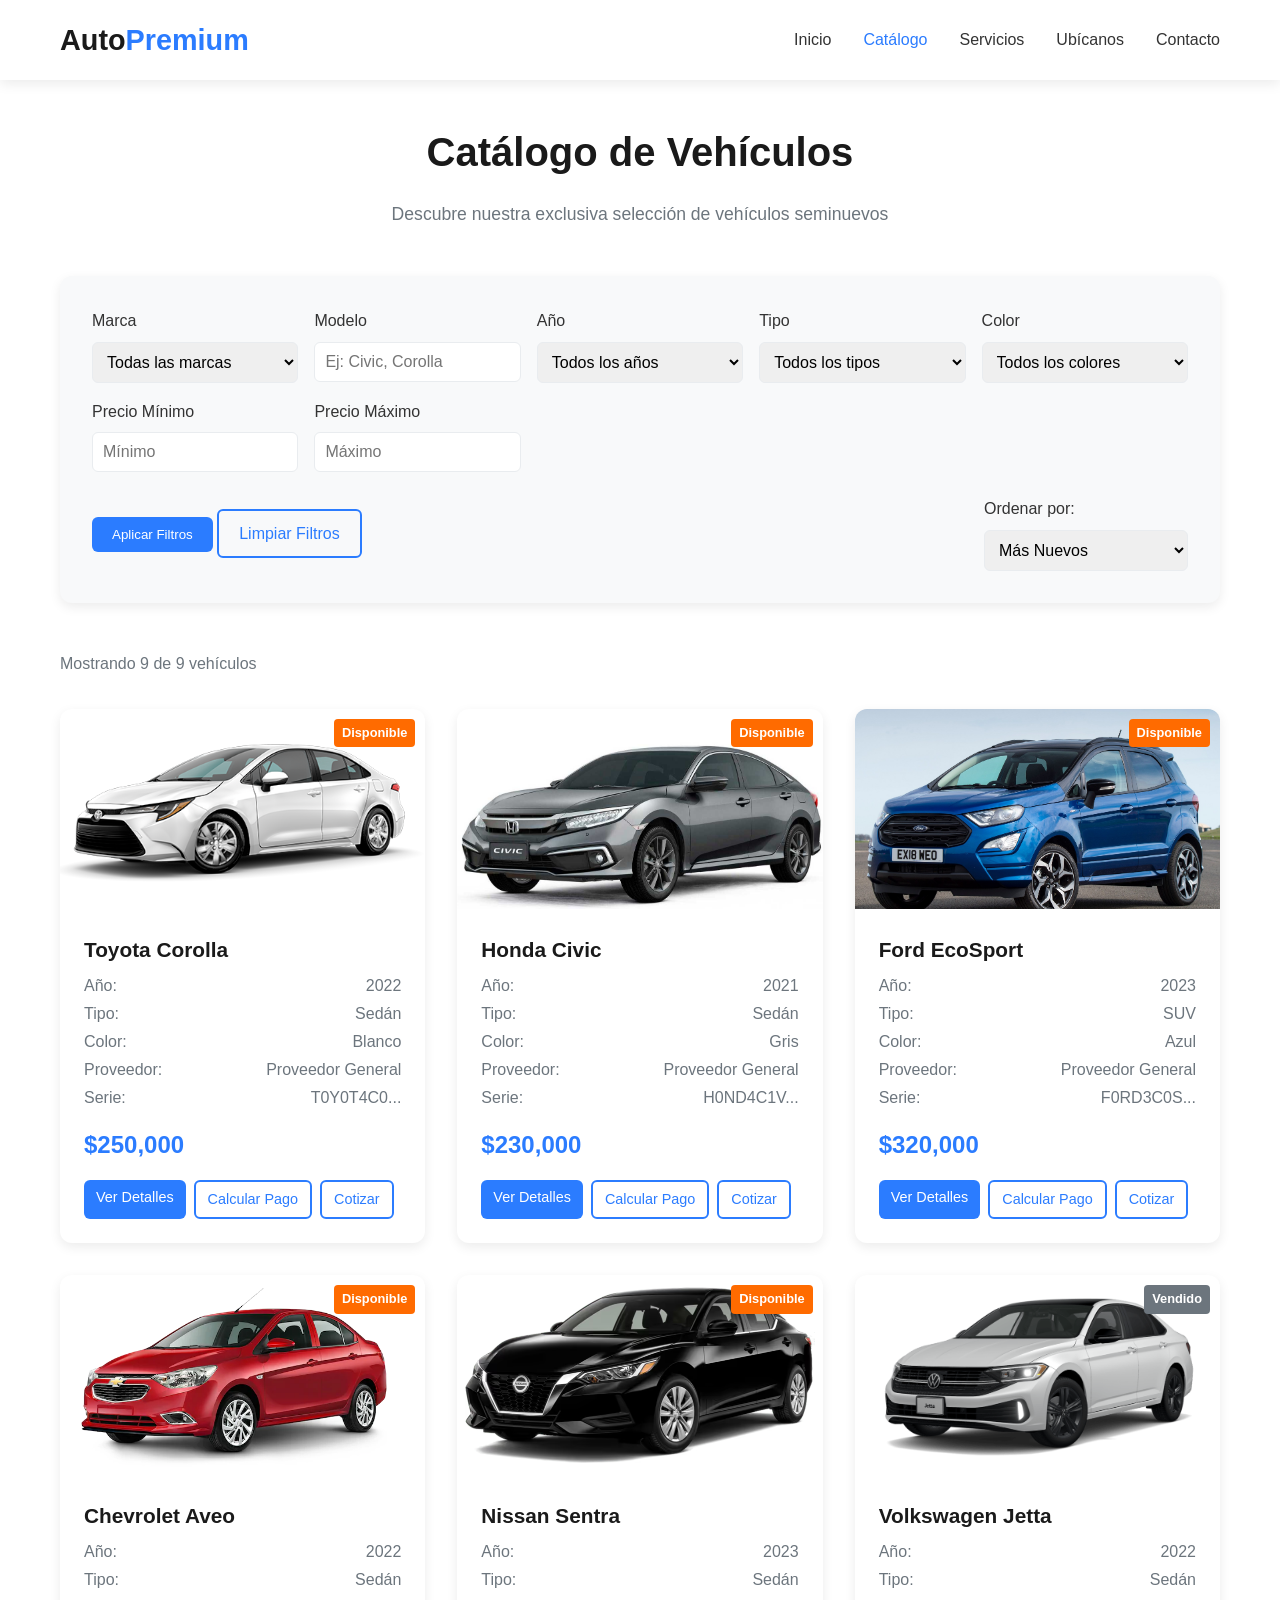
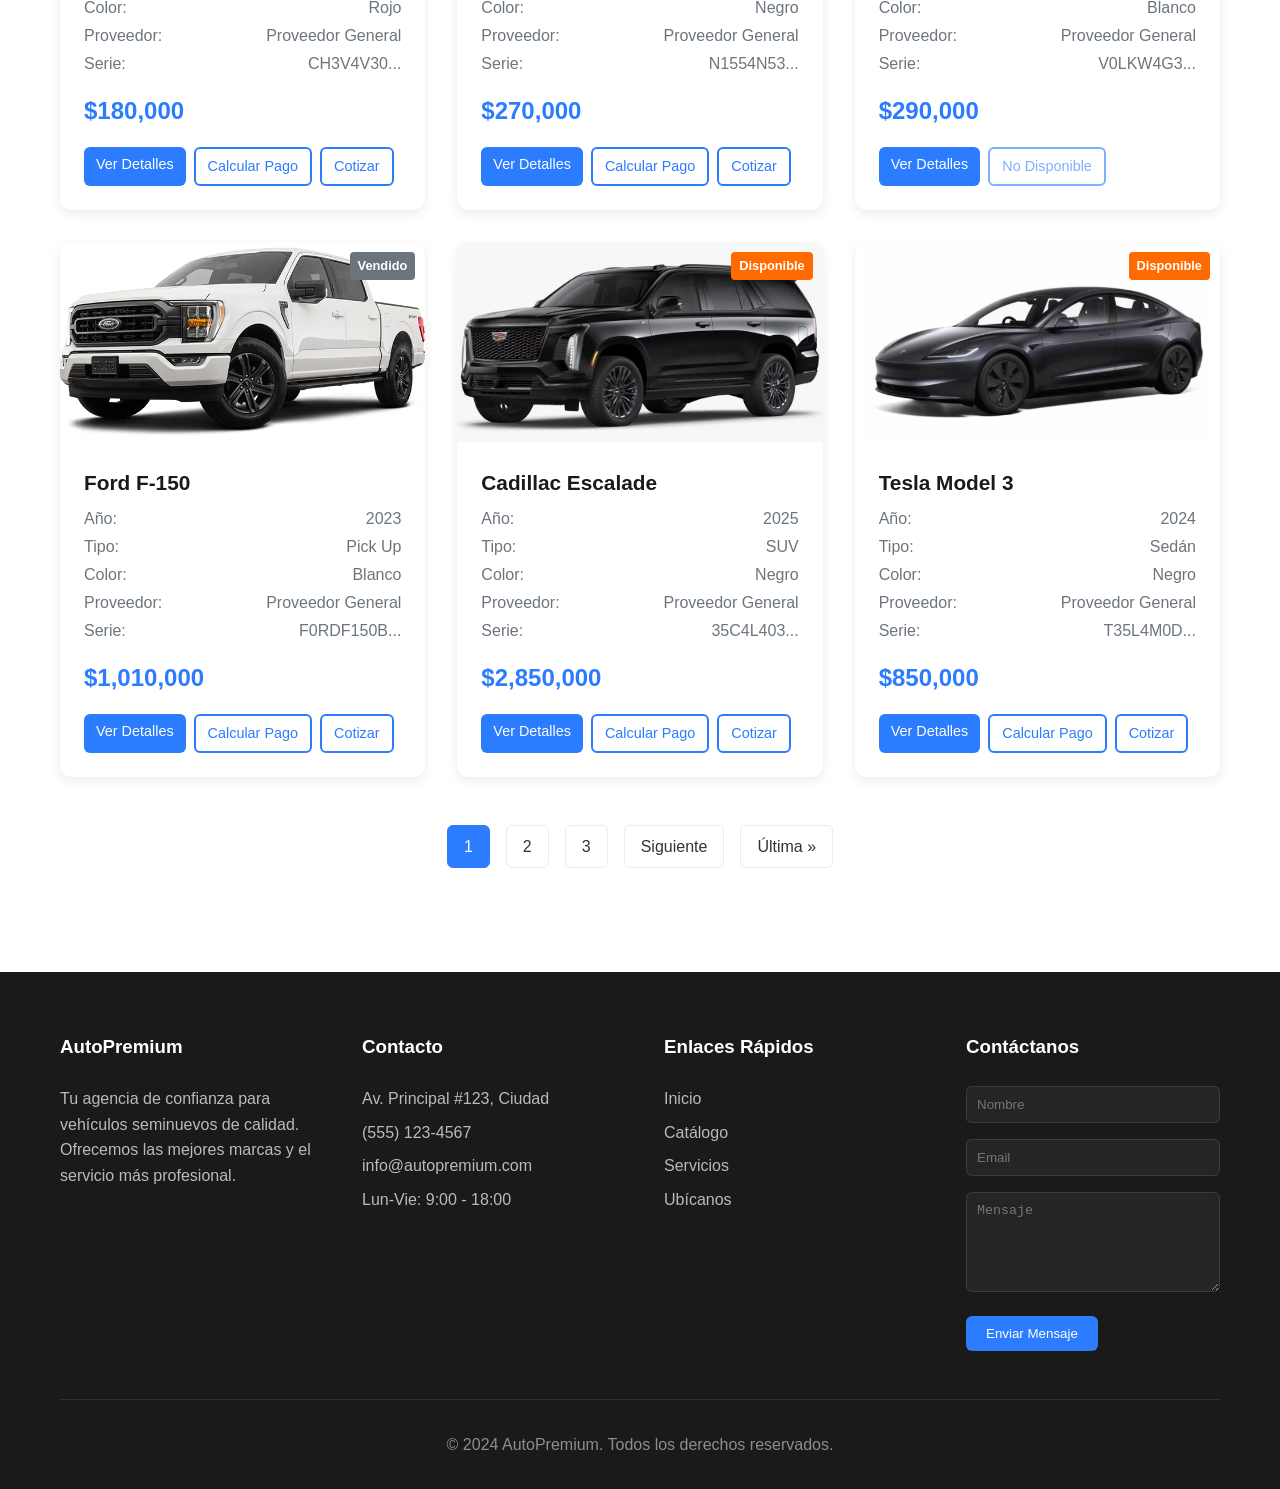
<file: PF/vehiculos.html>
<!DOCTYPE html>
<html lang="es">
<head>
    <meta charset="UTF-8">
    <meta name="viewport" content="width=device-width, initial-scale=1.0">
    <title>Catálogo de Vehículos - AutoPremium</title>
    <link rel="stylesheet" href="vehiculos.css">
</head>
<body>
    <!-- Header -->
    <header class="encabezado">
        <div class="contenedor-navegacion">
            <a href="index.html" class="logo">Auto<span>Premium</span></a>
            <nav>
                <ul class="menu-navegacion">
                    <li><a href="index.html">Inicio</a></li>
                    <li><a href="vehiculos.html" style="color: var(--primario);">Catálogo</a></li>
                    <li><a href="servicios.html">Servicios</a></li>
                    <li><a href="ubicanos.html">Ubícanos</a></li>
                    <li><a href="index.html#contacto">Contacto</a></li>
                </ul>
            </nav>
        </div>
    </header>

    <!-- Main Content -->
    <main class="contenido-principal">
        <div class="contenedor">
            <!-- Page Header -->
            <div class="encabezado-pagina">
                <h1>Catálogo de Vehículos</h1>
                <p>Descubre nuestra exclusiva selección de vehículos seminuevos</p>
            </div>

            <!-- Filtros Section -->
            <section class="seccion-filtros">
                <form method="GET" action="#">
                    <div class="cuadricula-filtros">
                        <div class="grupo-formulario">
                            <label for="marca">Marca</label>
                            <select id="marca" name="marca">
                                <option value="">Todas las marcas</option>
                                <option value="Toyota">Toyota</option>
                                <option value="Honda">Honda</option>
                                <option value="Ford">Ford</option>
                                <option value="Chevrolet">Chevrolet</option>
                                <option value="Nissan">Nissan</option>
                            </select>
                        </div>

                        <div class="grupo-formulario">
                            <label for="modelo">Modelo</label>
                            <input type="text" id="modelo" name="modelo" placeholder="Ej: Civic, Corolla">
                        </div>

                        <div class="grupo-formulario">
                            <label for="anio">Año</label>
                            <select id="anio" name="anio">
                                <option value="">Todos los años</option>
                                <option value="2024">2024</option>
                                <option value="2023">2023</option>
                                <option value="2022">2022</option>
                                <option value="2021">2021</option>
                            </select>
                        </div>

                        <div class="grupo-formulario">
                            <label for="tipo">Tipo</label>
                            <select id="tipo" name="tipo">
                                <option value="">Todos los tipos</option>
                                <option value="SUV">SUV</option>
                                <option value="Sedán">Sedán</option>
                                <option value="Pickup">Pickup</option>
                                <option value="Hatchback">Hatchback</option>
                            </select>
                        </div>

                        <div class="grupo-formulario">
                            <label for="color">Color</label>
                            <select id="color" name="color">
                                <option value="">Todos los colores</option>
                                <option value="Blanco">Blanco</option>
                                <option value="Negro">Negro</option>
                                <option value="Gris">Gris</option>
                                <option value="Azul">Azul</option>
                                <option value="Rojo">Rojo</option>
                            </select>
                        </div>

                        <div class="grupo-formulario">
                            <label for="precio_min">Precio Mínimo</label>
                            <input type="number" id="precio_min" name="precio_min" placeholder="Mínimo">
                        </div>

                        <div class="grupo-formulario">
                            <label for="precio_max">Precio Máximo</label>
                            <input type="number" id="precio_max" name="precio_max" placeholder="Máximo">
                        </div>
                    </div>

                    <div class="acciones-filtros">
                        <div>
                            <button type="submit" class="boton">Aplicar Filtros</button>
                            <a href="vehiculos.html" class="boton boton-secundario">Limpiar Filtros</a>
                        </div>
                        <div class="grupo-formulario">
                            <label for="orden">Ordenar por:</label>
                            <select id="orden" name="orden">
                                <option value="ano_desc">Más Nuevos</option>
                                <option value="ano_asc">Más Antiguos</option>
                                <option value="precio_asc">Precio: Menor a Mayor</option>
                                <option value="precio_desc">Precio: Mayor a Menor</option>
                                <option value="modelo_asc">Modelo A-Z</option>
                                <option value="modelo_desc">Modelo Z-A</option>
                            </select>
                        </div>
                    </div>
                </form>
            </section>

            <!-- Results Header -->
            <div class="encabezado-resultados">
                <div class="contador-resultados">
                    Mostrando 9 de 9 vehículos
                </div>
            </div>

            <!-- Vehicles Grid -->
            <div class="cuadricula-vehiculos">
                <!-- Vehículo 1 -->
                <div class="tarjeta-vehiculo">
                    <div class="imagen-vehiculo1">
                        Toyota Corolla
                        <div class="badge-vehiculo disponible">
                            Disponible
                        </div>
                    </div>
                    <div class="info-vehiculo">
                        <h3 class="titulo-vehiculo">Toyota Corolla</h3>
                        <div class="detalles-vehiculo">
                            <div class="detalle-vehiculo">
                                <span>Año:</span>
                                <span>2022</span>
                            </div>
                            <div class="detalle-vehiculo">
                                <span>Tipo:</span>
                                <span>Sedán</span>
                            </div>
                            <div class="detalle-vehiculo">
                                <span>Color:</span>
                                <span>Blanco</span>
                            </div>
                            <div class="detalle-vehiculo">
                                <span>Proveedor:</span>
                                <span>Proveedor General</span>
                            </div>
                            <div class="detalle-vehiculo">
                                <span>Serie:</span>
                                <span>T0Y0T4C0...</span>
                            </div>
                        </div>
                        <div class="precio-vehiculo">$250,000</div>
                        <div class="acciones-vehiculo">
                            <a href="ver_vehiculo.html?id=1" class="boton boton-pequeno">Ver Detalles</a>
                            <a href="financiamiento.html" class="boton boton-pequeno boton-secundario">Calcular Pago</a>
                            <a href="#contacto" class="boton boton-pequeno boton-secundario">Cotizar</a>
                        </div>
                    </div>
                </div>

                <!-- Vehículo 2 -->
                <div class="tarjeta-vehiculo">
                    <div class="imagen-vehiculo2">
                        Honda Civic
                        <div class="badge-vehiculo disponible">
                            Disponible
                        </div>
                    </div>
                    <div class="info-vehiculo">
                        <h3 class="titulo-vehiculo">Honda Civic</h3>
                        <div class="detalles-vehiculo">
                            <div class="detalle-vehiculo">
                                <span>Año:</span>
                                <span>2021</span>
                            </div>
                            <div class="detalle-vehiculo">
                                <span>Tipo:</span>
                                <span>Sedán</span>
                            </div>
                            <div class="detalle-vehiculo">
                                <span>Color:</span>
                                <span>Gris</span>
                            </div>
                            <div class="detalle-vehiculo">
                                <span>Proveedor:</span>
                                <span>Proveedor General</span>
                            </div>
                            <div class="detalle-vehiculo">
                                <span>Serie:</span>
                                <span>H0ND4C1V...</span>
                            </div>
                        </div>
                        <div class="precio-vehiculo">$230,000</div>
                        <div class="acciones-vehiculo">
                            <a href="ver_vehiculo.html?id=2" class="boton boton-pequeno">Ver Detalles</a>
                            <a href="financiamiento.html" class="boton boton-pequeno boton-secundario">Calcular Pago</a>
                            <a href="#contacto" class="boton boton-pequeno boton-secundario">Cotizar</a>
                        </div>
                    </div>
                </div>

                <!-- Vehículo 3 -->
                <div class="tarjeta-vehiculo">
                    <div class="imagen-vehiculo3">
                        Ford EcoSport
                        <div class="badge-vehiculo disponible">
                            Disponible
                        </div>
                    </div>
                    <div class="info-vehiculo">
                        <h3 class="titulo-vehiculo">Ford EcoSport</h3>
                        <div class="detalles-vehiculo">
                            <div class="detalle-vehiculo">
                                <span>Año:</span>
                                <span>2023</span>
                            </div>
                            <div class="detalle-vehiculo">
                                <span>Tipo:</span>
                                <span>SUV</span>
                            </div>
                            <div class="detalle-vehiculo">
                                <span>Color:</span>
                                <span>Azul</span>
                            </div>
                            <div class="detalle-vehiculo">
                                <span>Proveedor:</span>
                                <span>Proveedor General</span>
                            </div>
                            <div class="detalle-vehiculo">
                                <span>Serie:</span>
                                <span>F0RD3C0S...</span>
                            </div>
                        </div>
                        <div class="precio-vehiculo">$320,000</div>
                        <div class="acciones-vehiculo">
                            <a href="ver_vehiculo.html?id=3" class="boton boton-pequeno">Ver Detalles</a>
                            <a href="financiamiento.html" class="boton boton-pequeno boton-secundario">Calcular Pago</a>
                            <a href="#contacto" class="boton boton-pequeno boton-secundario">Cotizar</a>
                        </div>
                    </div>
                </div>

                <!-- Vehículo 4 -->
                <div class="tarjeta-vehiculo">
                    <div class="imagen-vehiculo4">
                        Chevrolet Aveo
                        <div class="badge-vehiculo disponible">
                            Disponible
                        </div>
                    </div>
                    <div class="info-vehiculo">
                        <h3 class="titulo-vehiculo">Chevrolet Aveo</h3>
                        <div class="detalles-vehiculo">
                            <div class="detalle-vehiculo">
                                <span>Año:</span>
                                <span>2022</span>
                            </div>
                            <div class="detalle-vehiculo">
                                <span>Tipo:</span>
                                <span>Sedán</span>
                            </div>
                            <div class="detalle-vehiculo">
                                <span>Color:</span>
                                <span>Rojo</span>
                            </div>
                            <div class="detalle-vehiculo">
                                <span>Proveedor:</span>
                                <span>Proveedor General</span>
                            </div>
                            <div class="detalle-vehiculo">
                                <span>Serie:</span>
                                <span>CH3V4V30...</span>
                            </div>
                        </div>
                        <div class="precio-vehiculo">$180,000</div>
                        <div class="acciones-vehiculo">
                            <a href="ver_vehiculo.html?id=4" class="boton boton-pequeno">Ver Detalles</a>
                            <a href="financiamiento.html" class="boton boton-pequeno boton-secundario">Calcular Pago</a>
                            <a href="#contacto" class="boton boton-pequeno boton-secundario">Cotizar</a>
                        </div>
                    </div>
                 </div>

                <!-- Vehículo 5 -->
                <div class="tarjeta-vehiculo">
                    <div class="imagen-vehiculo5">
                        Nissan Sentra
                        <div class="badge-vehiculo disponible">
                            Disponible
                        </div>
                    </div>
                    <div class="info-vehiculo">
                        <h3 class="titulo-vehiculo">Nissan Sentra</h3>
                        <div class="detalles-vehiculo">
                            <div class="detalle-vehiculo">
                                <span>Año:</span>
                                <span>2023</span>
                            </div>
                            <div class="detalle-vehiculo">
                                <span>Tipo:</span>
                                <span>Sedán</span>
                            </div>
                            <div class="detalle-vehiculo">
                                <span>Color:</span>
                                <span>Negro</span>
                            </div>
                            <div class="detalle-vehiculo">
                                <span>Proveedor:</span>
                                <span>Proveedor General</span>
                            </div>
                            <div class="detalle-vehiculo">
                                <span>Serie:</span>
                                <span>N1554N53...</span>
                            </div>
                        </div>
                        <div class="precio-vehiculo">$270,000</div>
                        <div class="acciones-vehiculo">
                            <a href="ver_vehiculo.html?id=5" class="boton boton-pequeno">Ver Detalles</a>
                            <a href="financiamiento.html" class="boton boton-pequeno boton-secundario">Calcular Pago</a>
                            <a href="#contacto" class="boton boton-pequeno boton-secundario">Cotizar</a>
                        </div>
                    </div>
                </div>

                <!-- Vehículo 6 -->
                <div class="tarjeta-vehiculo">
                    <div class="imagen-vehiculo6">
                        Volkswagen Jetta
                        <div class="badge-vehiculo vendido">
                            Vendido
                        </div>
                    </div>
                    <div class="info-vehiculo">
                        <h3 class="titulo-vehiculo">Volkswagen Jetta</h3>
                        <div class="detalles-vehiculo">
                            <div class="detalle-vehiculo">
                                <span>Año:</span>
                                <span>2022</span>
                            </div>
                            <div class="detalle-vehiculo">
                                <span>Tipo:</span>
                                <span>Sedán</span>
                            </div>
                            <div class="detalle-vehiculo">
                                <span>Color:</span>
                                <span>Blanco</span>
                            </div>
                            <div class="detalle-vehiculo">
                                <span>Proveedor:</span>
                                <span>Proveedor General</span>
                            </div>
                            <div class="detalle-vehiculo">
                                <span>Serie:</span>
                                <span>V0LKW4G3...</span>
                            </div>
                        </div>
                        <div class="precio-vehiculo">$290,000</div>
                        <div class="acciones-vehiculo">
                            <a href="ver_vehiculo.html?id=6" class="boton boton-pequeno">Ver Detalles</a>
                            <span class="boton boton-pequeno boton-secundario" style="opacity: 0.6; cursor: not-allowed;">No Disponible</span>
                        </div>
                    </div>
                 </div>


                <!-- Vehículo 7-->
                <div class="tarjeta-vehiculo">
                    <div class="imagen-vehiculo7">
                        Ford F-150
                        <div class="badge-vehiculo vendido">
                            Vendido
                        </div>
                    </div>
                    <div class="info-vehiculo">
                        <h3 class="titulo-vehiculo">Ford F-150</h3>
                        <div class="detalles-vehiculo">
                            <div class="detalle-vehiculo">
                                <span>Año:</span>
                                <span>2023</span>
                            </div>
                            <div class="detalle-vehiculo">
                                <span>Tipo:</span>
                                <span>Pick Up</span>
                            </div>
                            <div class="detalle-vehiculo">
                                <span>Color:</span>
                                <span>Blanco</span>
                            </div>
                            <div class="detalle-vehiculo">
                                <span>Proveedor:</span>
                                <span>Proveedor General</span>
                            </div>
                            <div class="detalle-vehiculo">
                                <span>Serie:</span>
                                <span>F0RDF150B...</span>
                            </div>
                        </div>
                        <div class="precio-vehiculo">$1,010,000</div>
                        <div class="acciones-vehiculo">
                            <a href="ver_vehiculo.html?id=5" class="boton boton-pequeno">Ver Detalles</a>
                            <a href="financiamiento.html" class="boton boton-pequeno boton-secundario">Calcular Pago</a>
                            <a href="#contacto" class="boton boton-pequeno boton-secundario">Cotizar</a>
                        </div>
                    </div>
                </div>

                    <!-- Vehículo 8-->
                <div class="tarjeta-vehiculo">
                    <div class="imagen-vehiculo8">
                        Cadillac Escalade 
                        <div class="badge-vehiculo disponible">
                            Disponible
                        </div>
                    </div>
                    <div class="info-vehiculo">
                        <h3 class="titulo-vehiculo">Cadillac Escalade</h3>
                        <div class="detalles-vehiculo">
                            <div class="detalle-vehiculo">
                                <span>Año:</span>
                                <span>2025</span>
                            </div>
                            <div class="detalle-vehiculo">
                                <span>Tipo:</span>
                                <span>SUV</span>
                            </div>
                            <div class="detalle-vehiculo">
                                <span>Color:</span>
                                <span>Negro</span>
                            </div>
                            <div class="detalle-vehiculo">
                                <span>Proveedor:</span>
                                <span>Proveedor General</span>
                            </div>
                            <div class="detalle-vehiculo">
                                <span>Serie:</span>
                                <span>35C4L403...</span>
                            </div>
                        </div>
                        <div class="precio-vehiculo">$2,850,000</div>
                        <div class="acciones-vehiculo">
                            <a href="ver_vehiculo.html?id=5" class="boton boton-pequeno">Ver Detalles</a>
                            <a href="financiamiento.html" class="boton boton-pequeno boton-secundario">Calcular Pago</a>
                            <a href="#contacto" class="boton boton-pequeno boton-secundario">Cotizar</a>
                        </div>
                    </div>
                </div>

                    <!-- Vehículo 9-->
                <div class="tarjeta-vehiculo">
                    <div class="imagen-vehiculo9">
                        Tesla Model 3
                        <div class="badge-vehiculo disponible">
                            Disponible
                        </div>
                    </div>
                    <div class="info-vehiculo">
                        <h3 class="titulo-vehiculo">Tesla Model 3</h3>
                        <div class="detalles-vehiculo">
                            <div class="detalle-vehiculo">
                                <span>Año:</span>
                                <span>2024</span>
                            </div>
                            <div class="detalle-vehiculo">
                                <span>Tipo:</span>
                                <span>Sedán</span>
                            </div>
                            <div class="detalle-vehiculo">
                                <span>Color:</span>
                                <span>Negro</span>
                            </div>
                            <div class="detalle-vehiculo">
                                <span>Proveedor:</span>
                                <span>Proveedor General</span>
                            </div>
                            <div class="detalle-vehiculo">
                                <span>Serie:</span>
                                <span>T35L4M0D...</span>
                            </div>
                        </div>
                        <div class="precio-vehiculo">$850,000</div>
                        <div class="acciones-vehiculo">
                            <a href="ver_vehiculo.html?id=5" class="boton boton-pequeno">Ver Detalles</a>
                            <a href="financiamiento.html" class="boton boton-pequeno boton-secundario">Calcular Pago</a>
                            <a href="#contacto" class="boton boton-pequeno boton-secundario">Cotizar</a>
                        </div>
                    </div>
                </div>
            </div>

            <!-- Pagination -->
            <div class="paginacion">
                <span class="actual">1</span>
                <a href="vehiculos.html?pagina=2">2</a>
                <a href="vehiculos.html?pagina=3">3</a>
                <a href="vehiculos.html?pagina=2">Siguiente</a>
                <a href="vehiculos.html?pagina=3">Última »</a>
            </div>
        </div>
    </main>

    <!-- Footer -->
    <footer class="pie-pagina" id="contacto">
        <div class="contenedor">
            <div class="contenido-pie">
                <div class="seccion-pie">
                    <h3>AutoPremium</h3>
                    <p>Tu agencia de confianza para vehículos seminuevos de calidad. Ofrecemos las mejores marcas y el servicio más profesional.</p>
                </div>
                <div class="seccion-pie">
                    <h3>Contacto</h3>
                    <p>Av. Principal #123, Ciudad</p>
                    <p>(555) 123-4567</p>
                    <p>info@autopremium.com</p>
                    <p>Lun-Vie: 9:00 - 18:00</p>
                </div>
                <div class="seccion-pie">
                    <h3>Enlaces Rápidos</h3>
                    <a href="index.html">Inicio</a>
                    <a href="vehiculos.html">Catálogo</a>
                    <a href="servicios.html">Servicios</a>
                    <a href="ubicanos.html">Ubícanos</a>
                </div>
                <div class="seccion-pie">
                    <h3>Contáctanos</h3>
                    <form class="formulario-contacto">
                        <input type="text" placeholder="Nombre" required>
                        <input type="email" placeholder="Email" required>
                        <textarea placeholder="Mensaje" required></textarea>
                        <button type="submit" class="boton">Enviar Mensaje</button>
                    </form>
                </div>
            </div>
            <div class="pie-inferior">
                <p>&copy; 2024 AutoPremium. Todos los derechos reservados.</p>
            </div>
        </div>
    </footer>
</body>
</html>
</file>
<file: PF.css>
:root {
    --primary: #2b7cff;
    --primary-dark: #1a5fd6;
    --secondary: #1a1a1a;
    --accent: #ff6b00;
    --light: #f8f9fa;
    --dark: #333333;
    --gray: #6c757d;
    --light-gray: #e9ecef;
    --white: #ffffff;
    --shadow: 0 4px 12px rgba(0,0,0,0.08);
    --shadow-lg: 0 8px 30px rgba(0,0,0,0.12);
}

* {
    margin: 0;
    padding: 0;
    box-sizing: border-box;
}

body {
    font-family: 'Segoe UI', Arial, sans-serif;
    line-height: 1.6;
    color: var(--dark);
    background: var(--white);
}

/* Header */
.header {
    background: var(--white);
    box-shadow: var(--shadow);
    position: fixed;
    width: 100%;
    top: 0;
    z-index: 1000;
}

.nav-container {
    max-width: 1200px;
    margin: 0 auto;
    padding: 0 20px;
    display: flex;
    justify-content: space-between;
    align-items: center;
    height: 80px;
}

.logo {
    font-size: 1.8rem;
    font-weight: 700;
    color: var(--secondary);
    text-decoration: none;
}

.logo span {
    color: var(--primary);
}

.nav-menu {
    display: flex;
    list-style: none;
    gap: 2rem;
}

.nav-menu a {
    text-decoration: none;
    color: var(--dark);
    font-weight: 500;
    transition: color 0.3s;
}

.nav-menu a:hover {
    color: var(--primary);
}

/* Hero Section */
.hero {
    background: linear-gradient(135deg, var(--secondary) 0%, #2d3748 100%);
    color: var(--white);
    padding: 160px 0 80px;
    text-align: center;
}

.hero-content {
    max-width: 800px;
    margin: 0 auto;
    padding: 0 20px;
}

.hero h1 {
    font-size: 3rem;
    margin-bottom: 1rem;
    font-weight: 700;
}

.hero p {
    font-size: 1.2rem;
    margin-bottom: 2rem;
    opacity: 0.9;
}

/* Search Section */
.search-section {
    background: var(--white);
    padding: 60px 0;
}

.container {
    max-width: 1200px;
    margin: 0 auto;
    padding: 0 20px;
}

.section-title {
    text-align: center;
    margin-bottom: 3rem;
}

.section-title h2 {
    font-size: 2.5rem;
    color: var(--secondary);
    margin-bottom: 1rem;
}

.section-title p {
    color: var(--gray);
    font-size: 1.1rem;
}

.search-form {
    background: var(--light);
    padding: 2rem;
    border-radius: 12px;
    box-shadow: var(--shadow);
}

.form-grid {
    display: grid;
    grid-template-columns: repeat(auto-fit, minmax(200px, 1fr));
    gap: 1rem;
    margin-bottom: 1.5rem;
}

.form-group {
    display: flex;
    flex-direction: column;
}

.form-group label {
    margin-bottom: 0.5rem;
    font-weight: 500;
    color: var(--dark);
}

.form-group select,
.form-group input {
    padding: 12px;
    border: 1px solid var(--light-gray);
    border-radius: 6px;
    font-size: 1rem;
}

.search-btn {
    background: var(--primary);
    color: var(--white);
    border: none;
    padding: 12px 30px;
    border-radius: 6px;
    font-size: 1rem;
    font-weight: 600;
    cursor: pointer;
    transition: background 0.3s;
}

.search-btn:hover {
    background: var(--primary-dark);
}

/* Vehicles Section */
.vehicles-section {
    padding: 80px 0;
    background: var(--light);
}

.vehicles-grid {
    display: grid;
    grid-template-columns: repeat(auto-fit, minmax(300px, 1fr));
    gap: 2rem;
    margin-top: 3rem;
}

.vehicle-card {
    background: var(--white);
    border-radius: 12px;
    overflow: hidden;
    box-shadow: var(--shadow);
    transition: transform 0.3s, box-shadow 0.3s;
}

.vehicle-card:hover {
    transform: translateY(-5px);
    box-shadow: var(--shadow-lg);
}

.vehicle-image {
    height: 200px;
    background: linear-gradient(135deg, #667eea 0%, #764ba2 100%);
    display: flex;
    align-items: center;
    justify-content: center;
    color: var(--white);
    font-size: 1.5rem;
    font-weight: 600;
}

.vehicle-info {
    padding: 1.5rem;
}

.vehicle-title {
    font-size: 1.3rem;
    font-weight: 600;
    margin-bottom: 0.5rem;
    color: var(--secondary);
}

.vehicle-details {
    color: var(--gray);
    margin-bottom: 1rem;
    line-height: 1.5;
}

.vehicle-price {
    font-size: 1.5rem;
    font-weight: 700;
    color: var(--primary);
    margin-bottom: 1rem;
}

.btn {
    display: inline-block;
    padding: 10px 20px;
    background: var(--primary);
    color: var(--white);
    text-decoration: none;
    border-radius: 6px;
    font-weight: 500;
    transition: background 0.3s;
    border: none;
    cursor: pointer;
}

.btn:hover {
    background: var(--primary-dark);
}

.btn-outline {
    background: transparent;
    border: 2px solid var(--primary);
    color: var(--primary);
}

.btn-outline:hover {
    background: var(--primary);
    color: var(--white);
}

/* Calculator Section */
.calculator-section {
    padding: 80px 0;
    background: var(--white);
}

.calculator-container {
    display: grid;
    grid-template-columns: 1fr 1fr;
    gap: 3rem;
    align-items: start;
}

.calculator-form {
    background: var(--light);
    padding: 2rem;
    border-radius: 12px;
    box-shadow: var(--shadow);
}

.calculator-result {
    background: var(--secondary);
    color: var(--white);
    padding: 2rem;
    border-radius: 12px;
    box-shadow: var(--shadow);
}

.result-item {
    display: flex;
    justify-content: space-between;
    margin-bottom: 1rem;
    padding-bottom: 1rem;
    border-bottom: 1px solid rgba(255,255,255,0.1);
}

.result-total {
    font-size: 1.5rem;
    font-weight: 700;
    color: var(--accent);
}

/* Services Section */
.services-section {
    padding: 80px 0;
    background: var(--light);
}

.services-grid {
    display: grid;
    grid-template-columns: repeat(auto-fit, minmax(250px, 1fr));
    gap: 2rem;
    margin-top: 3rem;
}

.service-card {
    background: var(--white);
    padding: 2rem;
    border-radius: 12px;
    box-shadow: var(--shadow);
    text-align: center;
    transition: transform 0.3s;
}

.service-card:hover {
    transform: translateY(-5px);
}

.service-icon {
    font-size: 2.5rem;
    margin-bottom: 1rem;
    color: var(--primary);
}

.service-title {
    font-size: 1.3rem;
    font-weight: 600;
    margin-bottom: 1rem;
    color: var(--secondary);
}

.service-price {
    font-size: 1.5rem;
    font-weight: 700;
    color: var(--primary);
    margin-bottom: 1rem;
}

/* Footer */
.footer {
    background: var(--secondary);
    color: var(--white);
    padding: 60px 0 0;
}

.footer-content {
    display: grid;
    grid-template-columns: repeat(auto-fit, minmax(250px, 1fr));
    gap: 3rem;
    margin-bottom: 3rem;
}

.footer-section h3 {
    margin-bottom: 1.5rem;
    color: var(--white);
}

.footer-section p,
.footer-section a {
    color: rgba(255,255,255,0.7);
    margin-bottom: 0.5rem;
    display: block;
    text-decoration: none;
}

.footer-section a:hover {
    color: var(--white);
}

/* Responsive */
@media (max-width: 768px) {
    .nav-menu {
        display: none;
    }

    .hero h1 {
        font-size: 2rem;
    }

    .calculator-container {
        grid-template-columns: 1fr;
    }

    .form-grid {
        grid-template-columns: 1fr;
    }
}
</file>
<file: PF/servicios.css>
:root {
    --primario: #2b7cff;
    --primario-oscuro: #1a5fd6;
    --secundario: #1a1a1a;
    --acento: #ff6b00;
    --claro: #f8f9fa;
    --oscuro: #333333;
    --gris: #6c757d;
    --gris-claro: #e9ecef;
    --blanco: #ffffff;
    --sombra: 0 4px 12px rgba(0,0,0,0.08);
    --sombra-lg: 0 8px 30px rgba(0,0,0,0.12);
}

* {
    margin: 0;
    padding: 0;
    box-sizing: border-box;
}

body {
    font-family: 'Segoe UI', Arial, sans-serif;
    line-height: 1.6;
    color: var(--oscuro);
    background: var(--blanco);
}

/* Header */
.encabezado {
    background: var(--blanco);
    box-shadow: var(--sombra);
    position: fixed;
    width: 100%;
    top: 0;
    z-index: 1000;
}

.contenedor-navegacion {
    max-width: 1200px;
    margin: 0 auto;
    padding: 0 20px;
    display: flex;
    justify-content: space-between;
    align-items: center;
    height: 80px;
}

.logo {
    font-size: 1.8rem;
    font-weight: 700;
    color: var(--secundario);
    text-decoration: none;
}

.logo span {
    color: var(--primario);
}

.menu-navegacion {
    display: flex;
    list-style: none;
    gap: 2rem;
}

.menu-navegacion a {
    text-decoration: none;
    color: var(--oscuro);
    font-weight: 500;
    transition: color 0.3s;
}

.menu-navegacion a:hover {
    color: var(--primario);
}

/* Main Content */
.contenido-principal {
    margin-top: 80px;
    padding: 40px 0;
}

.contenedor {
    max-width: 1200px;
    margin: 0 auto;
    padding: 0 20px;
}

.encabezado-pagina {
    text-align: center;
    margin-bottom: 3rem;
}

.encabezado-pagina h1 {
    font-size: 2.5rem;
    color: var(--secundario);
    margin-bottom: 1rem;
}

.encabezado-pagina p {
    color: var(--gris);
    font-size: 1.1rem;
}

/* Filtros Section */
.seccion-filtros {
    background: var(--claro);
    padding: 2rem;
    border-radius: 12px;
    box-shadow: var(--sombra);
    margin-bottom: 3rem;
}




.cuadricula-filtros {
    display: grid;
    grid-template-columns: repeat(auto-fit, minmax(200px, 1fr));
    gap: 1rem;
    margin-bottom: 1.5rem;
}

.grupo-formulario {
    display: flex;
    flex-direction: column;
}

.grupo-formulario label {
    margin-bottom: 0.5rem;
    font-weight: 500;
    color: var(--oscuro);
}

.grupo-formulario select,
.grupo-formulario input {
    padding: 10px;
    border: 1px solid var(--gris-claro);
    border-radius: 6px;
    font-size: 1rem;
}

.acciones-filtros {
    display: flex;
    justify-content: space-between;
    align-items: center;
    gap: 1rem;
}

.boton {
    display: inline-block;
    padding: 10px 20px;
    background: var(--primario);
    color: var(--blanco);
    text-decoration: none;
    border-radius: 6px;
    font-weight: 500;
    transition: background 0.3s;
    border: none;
    cursor: pointer;
}

.boton:hover {
    background: var(--primario-oscuro);
}

.boton-secundario {
    background: transparent;
    border: 2px solid var(--primario);
    color: var(--primario);
}

.boton-secundario:hover {
    background: var(--primario);
    color: var(--blanco);
}

/* Results Header */
.encabezado-resultados {
    display: flex;
    justify-content: space-between;
    align-items: center;
    margin-bottom: 2rem;
}

.contador-resultados {
    color: var(--gris);
}

/* Vehicles Grid */
.cuadricula-servicio {
    display: grid;
    grid-template-columns: repeat(auto-fill, minmax(280px, 1fr));
    gap: 2rem;
    margin-bottom: 3rem;
}

.tarjeta-servicio {
    background: var(--blanco);
    border-radius: 12px;
    overflow: hidden;
    box-shadow: var(--sombra);
    transition: transform 0.3s, box-shadow 0.3s;
    position: relative;
}

.tarjeta-servicio:hover {
    transform: translateY(-5px);
    box-shadow: var(--sombra-lg);
}

.imagen-servicio1 {
    height: 200px;
    background: url(ACEITEYFILTRO.jpg);
    background-size: 250px; background-repeat: no-repeat; background-position: center;
    display: flex;
    align-items: center;
    justify-content: center;
    color: transparent;
    font-size: 1.2rem;
    font-weight: 600;
    position: relative;
}

.imagen-servicio2 {
    height: 200px;
    background: url(ALINEACION.png);
    background-size: 300px; background-repeat: no-repeat; background-position: center;
    display: flex;
    align-items: center;
    justify-content: center;
    color: transparent;
    font-size: 1.2rem;
    font-weight: 600;
    position: relative;
}

.imagen-servicio3 {
    height: 200px;
    background: url(PELICULA.png);
    background-size: 400px; background-repeat: no-repeat; background-position: center;
    display: flex;
    align-items: center;
    justify-content: center;
    color: transparent;
    font-size: 1.2rem;
    font-weight: 600;
    position: relative;
}

.imagen-servicio4 {
    height: 200px;
    background: url(CAVEORJ2022.png);
    background-size: 400px; background-repeat: no-repeat; background-position: center;
    display: flex;
    align-items: center;
    justify-content: center;
    color: transparent;
    font-size: 1.2rem;
    font-weight: 600;
    position: relative;
}

.imagen-servicio5 {
    height: 200px;
    background: url(NSENTRANG2023.avif);
    background-size: 350px; background-repeat: no-repeat; background-position: center;
    display: flex;
    align-items: center;
    justify-content: center;
    color: transparent;
    font-size: 1.2rem;
    font-weight: 600;
    position: relative;
}

.imagen-servicio6 {
    height: 200px;
    background: url(WJETTABL2022.png);
    background-size: 400px; background-repeat: no-repeat; background-position: center;
    display: flex;
    align-items: center;
    justify-content: center;
    color: transparent;
    font-size: 1.2rem;
    font-weight: 600;
    position: relative;
}

.imagen-servicio7 {
    height: 200px;
    background: url(FF150BL2023.avif);
    background-size: 400px; background-repeat: no-repeat; background-position: center;
    display: flex;
    align-items: center;
    justify-content: center;
    color: transparent;
    font-size: 1.2rem;
    font-weight: 600;
    position: relative;
}

.imagen-servicio8 {
    height: 200px;
    background: url(CESCALADENG2025.webp);
    background-size: 400px; background-repeat: no-repeat; background-position: center;
    display: flex;
    align-items: center;
    justify-content: center;
    color: transparent;
    font-size: 1.2rem;
    font-weight: 600;
    position: relative;
}

.imagen-servicio9 {
    height: 200px;
    background: url(TMODEL3NG204.png);
    background-size: 350px; background-repeat: no-repeat; background-position: center;
    display: flex;
    align-items: center;
    justify-content: center;
    color: transparent;
    font-size: 1.2rem;
    font-weight: 600;
    position: relative;
}

.badge-servicio {
    position: absolute;
    top: 10px;
    right: 10px;
    color: var(--blanco);
    padding: 4px 8px;
    border-radius: 4px;
    font-size: 0.8rem;
    font-weight: 600;
}

.badge-servicio.disponible {
    background: var(--acento);
}

.badge-servicio.vendido {
    background: #6c757d;
}

.info-servicio {
    padding: 1.5rem;
}

.titulo-servicio {
    font-size: 1.3rem;
    font-weight: 600;
    margin-bottom: 0.5rem;
    color: var(--secundario);
}

.detalles-servicio {
    color: var(--gris);
    margin-bottom: 1rem;
    line-height: 1.5;
}

.detalle-servicio {
    display: flex;
    justify-content: space-between;
    margin-bottom: 0.25rem;
}

.precio-servicio {
    font-size: 1.5rem;
    font-weight: 700;
    color: var(--primario);
    margin-bottom: 1rem;
}

.acciones-servicio {
    display: flex;
    gap: 0.5rem;
    flex-wrap: wrap;
}

.boton-pequeno {
    padding: 6px 12px;
    font-size: 0.9rem;
}

/* Pagination */
.paginacion {
    display: flex;
    justify-content: center;
    align-items: center;
    gap: 1rem;
    margin-top: 3rem;
}

.paginacion a, .paginacion span {
    padding: 8px 16px;
    border: 1px solid var(--gris-claro);
    border-radius: 6px;
    text-decoration: none;
    color: var(--oscuro);
}

.paginacion a:hover {
    background: var(--primario);
    color: var(--blanco);
    border-color: var(--primario);
}

.paginacion .actual {
    background: var(--primario);
    color: var(--blanco);
    border-color: var(--primario);
}

/* Footer */
.pie-pagina {
    background: var(--secundario);
    color: var(--blanco);
    padding: 60px 0 0;
    margin-top: 4rem;
}

.contenido-pie {
    display: grid;
    grid-template-columns: repeat(auto-fit, minmax(250px, 1fr));
    gap: 3rem;
    margin-bottom: 3rem;
}

.seccion-pie h3 {
    margin-bottom: 1.5rem;
    color: var(--blanco);
}

.seccion-pie p,
.seccion-pie a {
    color: rgba(255,255,255,0.7);
    margin-bottom: 0.5rem;
    display: block;
    text-decoration: none;
}

.seccion-pie a:hover {
    color: var(--blanco);
}

.formulario-contacto input,
.formulario-contacto textarea {
    width: 100%;
    padding: 10px;
    margin-bottom: 1rem;
    border: 1px solid rgba(255,255,255,0.1);
    border-radius: 6px;
    background: rgba(255,255,255,0.05);
    color: var(--blanco);
}

.formulario-contacto textarea {
    height: 100px;
    resize: vertical;
}

.pie-inferior {
    border-top: 1px solid rgba(255,255,255,0.1);
    padding: 2rem 0;
    text-align: center;
    color: rgba(255,255,255,0.5);
}

/* Responsive */
@media (max-width: 768px) {
    .menu-navegacion {
        display: none;
    }

    .cuadricula-filtros {
        grid-template-columns: 1fr;
    }

    .acciones-filtros {
        flex-direction: column;
    }

    .encabezado-resultados {
        flex-direction: column;
        gap: 1rem;
        text-align: center;
    }

    .cuadricula-servicio {
        grid-template-columns: 1fr;
    }
}
</file>
<file: PF/ubicanos.css>
:root {
    --primario: #2b7cff;
    --primario-oscuro: #1a5fd6;
    --secundario: #1a1a1a;
    --acento: #ff6b00;
    --claro: #f8f9fa;
    --oscuro: #333333;
    --gris: #6c757d;
    --gris-claro: #e9ecef;
    --blanco: #ffffff;
    --sombra: 0 4px 12px rgba(0,0,0,0.08);
    --sombra-lg: 0 8px 30px rgba(0,0,0,0.12);
}

* {
    margin: 0;
    padding: 0;
    box-sizing: border-box;
}

body {
    font-family: 'Segoe UI', Arial, sans-serif;
    line-height: 1.6;
    color: var(--oscuro);
    background: var(--blanco);
}

/* Header */
.encabezado {
    background: var(--blanco);
    box-shadow: var(--sombra);
    position: fixed;
    width: 100%;
    top: 0;
    z-index: 1000;
}

.contenedor-navegacion {
    max-width: 1200px;
    margin: 0 auto;
    padding: 0 20px;
    display: flex;
    justify-content: space-between;
    align-items: center;
    height: 80px;
}

.logo {
    font-size: 1.8rem;
    font-weight: 700;
    color: var(--secundario);
    text-decoration: none;
}

.logo span {
    color: var(--primario);
}

.menu-navegacion {
    display: flex;
    list-style: none;
    gap: 2rem;
}

.menu-navegacion a {
    text-decoration: none;
    color: var(--oscuro);
    font-weight: 500;
    transition: color 0.3s;
}

.menu-navegacion a:hover {
    color: var(--primario);
}

/* Main Content */
.contenido-principal {
    margin-top: 80px;
    padding: 40px 0;
}

.contenedor {
    max-width: 1200px;
    margin: 0 auto;
    padding: 0 20px;
}

.encabezado-pagina {
    text-align: center;
    margin-bottom: 3rem;
}

.encabezado-pagina h1 {
    font-size: 2.5rem;
    color: var(--secundario);
    margin-bottom: 1rem;
}

.encabezado-pagina p {
    color: var(--gris);
    font-size: 1.1rem;
}

.contenido-principal{
    text-align: center;
    margin-bottom: 8rem;

}

.iframe{
    margin: 10px var(--secundario);
}

.pie-pagina {
    background: var(--secundario);
    color: var(--blanco);
    padding: 60px 0 0;
    margin-top: 4rem;
}

.contenido-pie {
    display: grid;
    grid-template-columns: repeat(auto-fit, minmax(250px, 1fr));
    gap: 3rem;
    margin-bottom: 3rem;
}

.seccion-pie h3 {
    margin-bottom: 1.5rem;
    color: var(--blanco);
}

.seccion-pie p,
.seccion-pie a {
    color: rgba(255,255,255,0.7);
    margin-bottom: 0.5rem;
    display: block;
    text-decoration: none;
}

.seccion-pie a:hover {
    color: var(--blanco);
}

.formulario-contacto input,
.formulario-contacto textarea {
    width: 100%;
    padding: 10px;
    margin-bottom: 1rem;
    border: 1px solid rgba(255,255,255,0.1);
    border-radius: 6px;
    background: rgba(255,255,255,0.05);
    color: var(--blanco);
}

.formulario-contacto textarea {
    height: 100px;
    resize: vertical;
}

.pie-inferior {
    border-top: 1px solid rgba(255,255,255,0.1);
    padding: 2rem 0;
    text-align: center;
    color: rgba(255,255,255,0.5);
}

@media (max-width: 768px) {
    .menu-navegacion {
        display: none;
    }

    .hero h1 {
        font-size: 2rem;
    }

    .cuadricula-formulario {
        grid-template-columns: 1fr;
    }
}
</file>
<file: PF/vehiculos.css>
:root {
    --primario: #2b7cff;
    --primario-oscuro: #1a5fd6;
    --secundario: #1a1a1a;
    --acento: #ff6b00;
    --claro: #f8f9fa;
    --oscuro: #333333;
    --gris: #6c757d;
    --gris-claro: #e9ecef;
    --blanco: #ffffff;
    --sombra: 0 4px 12px rgba(0,0,0,0.08);
    --sombra-lg: 0 8px 30px rgba(0,0,0,0.12);
}

* {
    margin: 0;
    padding: 0;
    box-sizing: border-box;
}

body {
    font-family: 'Segoe UI', Arial, sans-serif;
    line-height: 1.6;
    color: var(--oscuro);
    background: var(--blanco);
}

/* Header */
.encabezado {
    background: var(--blanco);
    box-shadow: var(--sombra);
    position: fixed;
    width: 100%;
    top: 0;
    z-index: 1000;
}

.contenedor-navegacion {
    max-width: 1200px;
    margin: 0 auto;
    padding: 0 20px;
    display: flex;
    justify-content: space-between;
    align-items: center;
    height: 80px;
}

.logo {
    font-size: 1.8rem;
    font-weight: 700;
    color: var(--secundario);
    text-decoration: none;
}

.logo span {
    color: var(--primario);
}

.menu-navegacion {
    display: flex;
    list-style: none;
    gap: 2rem;
}

.menu-navegacion a {
    text-decoration: none;
    color: var(--oscuro);
    font-weight: 500;
    transition: color 0.3s;
}

.menu-navegacion a:hover {
    color: var(--primario);
}

/* Main Content */
.contenido-principal {
    margin-top: 80px;
    padding: 40px 0;
}

.contenedor {
    max-width: 1200px;
    margin: 0 auto;
    padding: 0 20px;
}

.encabezado-pagina {
    text-align: center;
    margin-bottom: 3rem;
}

.encabezado-pagina h1 {
    font-size: 2.5rem;
    color: var(--secundario);
    margin-bottom: 1rem;
}

.encabezado-pagina p {
    color: var(--gris);
    font-size: 1.1rem;
}

/* Filtros Section */
.seccion-filtros {
    background: var(--claro);
    padding: 2rem;
    border-radius: 12px;
    box-shadow: var(--sombra);
    margin-bottom: 3rem;
}

.cuadricula-filtros {
    display: grid;
    grid-template-columns: repeat(auto-fit, minmax(200px, 1fr));
    gap: 1rem;
    margin-bottom: 1.5rem;
}

.grupo-formulario {
    display: flex;
    flex-direction: column;
}

.grupo-formulario label {
    margin-bottom: 0.5rem;
    font-weight: 500;
    color: var(--oscuro);
}

.grupo-formulario select,
.grupo-formulario input {
    padding: 10px;
    border: 1px solid var(--gris-claro);
    border-radius: 6px;
    font-size: 1rem;
}

.acciones-filtros {
    display: flex;
    justify-content: space-between;
    align-items: center;
    gap: 1rem;
}

.boton {
    display: inline-block;
    padding: 10px 20px;
    background: var(--primario);
    color: var(--blanco);
    text-decoration: none;
    border-radius: 6px;
    font-weight: 500;
    transition: background 0.3s;
    border: none;
    cursor: pointer;
}

.boton:hover {
    background: var(--primario-oscuro);
}

.boton-secundario {
    background: transparent;
    border: 2px solid var(--primario);
    color: var(--primario);
}

.boton-secundario:hover {
    background: var(--primario);
    color: var(--blanco);
}

/* Results Header */
.encabezado-resultados {
    display: flex;
    justify-content: space-between;
    align-items: center;
    margin-bottom: 2rem;
}

.contador-resultados {
    color: var(--gris);
}

/* Vehicles Grid */
.cuadricula-vehiculos {
    display: grid;
    grid-template-columns: repeat(auto-fill, minmax(280px, 1fr));
    gap: 2rem;
    margin-bottom: 3rem;
}

.tarjeta-vehiculo {
    background: var(--blanco);
    border-radius: 12px;
    overflow: hidden;
    box-shadow: var(--sombra);
    transition: transform 0.3s, box-shadow 0.3s;
    position: relative;
}

.tarjeta-vehiculo:hover {
    transform: translateY(-5px);
    box-shadow: var(--sombra-lg);
}

.imagen-vehiculo1 {
    height: 200px;
    background: url(TCOROLLABN2022.png);
    background-size: 400px; background-repeat: no-repeat; background-position: center;
    display: flex;
    align-items: center;
    justify-content: center;
    color: transparent;
    font-size: 1.2rem;
    font-weight: 600;
    position: relative;
}

.imagen-vehiculo2 {
    height: 200px;
    background: url(HCIVICGR2021.jpg);
    background-size: 400px; background-repeat: no-repeat; background-position: center;
    display: flex;
    align-items: center;
    justify-content: center;
    color: transparent;
    font-size: 1.2rem;
    font-weight: 600;
    position: relative;
}

.imagen-vehiculo3 {
    height: 200px;
    background: url(FECOSPORTAZ2023.jpeg);
    background-size: 400px; background-repeat: no-repeat; background-position: center;
    display: flex;
    align-items: center;
    justify-content: center;
    color: transparent;
    font-size: 1.2rem;
    font-weight: 600;
    position: relative;
}

.imagen-vehiculo4 {
    height: 200px;
    background: url(CAVEORJ2022.png);
    background-size: 400px; background-repeat: no-repeat; background-position: center;
    display: flex;
    align-items: center;
    justify-content: center;
    color: transparent;
    font-size: 1.2rem;
    font-weight: 600;
    position: relative;
}

.imagen-vehiculo5 {
    height: 200px;
    background: url(NSENTRANG2023.avif);
    background-size: 350px; background-repeat: no-repeat; background-position: center;
    display: flex;
    align-items: center;
    justify-content: center;
    color: transparent;
    font-size: 1.2rem;
    font-weight: 600;
    position: relative;
}

.imagen-vehiculo6 {
    height: 200px;
    background: url(WJETTABL2022.png);
    background-size: 400px; background-repeat: no-repeat; background-position: center;
    display: flex;
    align-items: center;
    justify-content: center;
    color: transparent;
    font-size: 1.2rem;
    font-weight: 600;
    position: relative;
}

.imagen-vehiculo7 {
    height: 200px;
    background: url(FF150BL2023.avif);
    background-size: 400px; background-repeat: no-repeat; background-position: center;
    display: flex;
    align-items: center;
    justify-content: center;
    color: transparent;
    font-size: 1.2rem;
    font-weight: 600;
    position: relative;
}

.imagen-vehiculo8 {
    height: 200px;
    background: url(CESCALADENG2025.webp);
    background-size: 400px; background-repeat: no-repeat; background-position: center;
    display: flex;
    align-items: center;
    justify-content: center;
    color: transparent;
    font-size: 1.2rem;
    font-weight: 600;
    position: relative;
}

.imagen-vehiculo9 {
    height: 200px;
    background: url(TMODEL3NG204.png);
    background-size: 350px; background-repeat: no-repeat; background-position: center;
    display: flex;
    align-items: center;
    justify-content: center;
    color: transparent;
    font-size: 1.2rem;
    font-weight: 600;
    position: relative;
}

.badge-vehiculo {
    position: absolute;
    top: 10px;
    right: 10px;
    color: var(--blanco);
    padding: 4px 8px;
    border-radius: 4px;
    font-size: 0.8rem;
    font-weight: 600;
}

.badge-vehiculo.disponible {
    background: var(--acento);
}

.badge-vehiculo.vendido {
    background: #6c757d;
}

.info-vehiculo {
    padding: 1.5rem;
}

.titulo-vehiculo {
    font-size: 1.3rem;
    font-weight: 600;
    margin-bottom: 0.5rem;
    color: var(--secundario);
}

.detalles-vehiculo {
    color: var(--gris);
    margin-bottom: 1rem;
    line-height: 1.5;
}

.detalle-vehiculo {
    display: flex;
    justify-content: space-between;
    margin-bottom: 0.25rem;
}

.precio-vehiculo {
    font-size: 1.5rem;
    font-weight: 700;
    color: var(--primario);
    margin-bottom: 1rem;
}

.acciones-vehiculo {
    display: flex;
    gap: 0.5rem;
    flex-wrap: wrap;
}

.boton-pequeno {
    padding: 6px 12px;
    font-size: 0.9rem;
}

/* Pagination */
.paginacion {
    display: flex;
    justify-content: center;
    align-items: center;
    gap: 1rem;
    margin-top: 3rem;
}

.paginacion a, .paginacion span {
    padding: 8px 16px;
    border: 1px solid var(--gris-claro);
    border-radius: 6px;
    text-decoration: none;
    color: var(--oscuro);
}

.paginacion a:hover {
    background: var(--primario);
    color: var(--blanco);
    border-color: var(--primario);
}

.paginacion .actual {
    background: var(--primario);
    color: var(--blanco);
    border-color: var(--primario);
}

/* Footer */
.pie-pagina {
    background: var(--secundario);
    color: var(--blanco);
    padding: 60px 0 0;
    margin-top: 4rem;
}

.contenido-pie {
    display: grid;
    grid-template-columns: repeat(auto-fit, minmax(250px, 1fr));
    gap: 3rem;
    margin-bottom: 3rem;
}

.seccion-pie h3 {
    margin-bottom: 1.5rem;
    color: var(--blanco);
}

.seccion-pie p,
.seccion-pie a {
    color: rgba(255,255,255,0.7);
    margin-bottom: 0.5rem;
    display: block;
    text-decoration: none;
}

.seccion-pie a:hover {
    color: var(--blanco);
}

.formulario-contacto input,
.formulario-contacto textarea {
    width: 100%;
    padding: 10px;
    margin-bottom: 1rem;
    border: 1px solid rgba(255,255,255,0.1);
    border-radius: 6px;
    background: rgba(255,255,255,0.05);
    color: var(--blanco);
}

.formulario-contacto textarea {
    height: 100px;
    resize: vertical;
}

.pie-inferior {
    border-top: 1px solid rgba(255,255,255,0.1);
    padding: 2rem 0;
    text-align: center;
    color: rgba(255,255,255,0.5);
}

/* Responsive */
@media (max-width: 768px) {
    .menu-navegacion {
        display: none;
    }

    .cuadricula-filtros {
        grid-template-columns: 1fr;
    }

    .acciones-filtros {
        flex-direction: column;
    }

    .encabezado-resultados {
        flex-direction: column;
        gap: 1rem;
        text-align: center;
    }

    .cuadricula-vehiculos {
        grid-template-columns: 1fr;
    }
}
</file>
